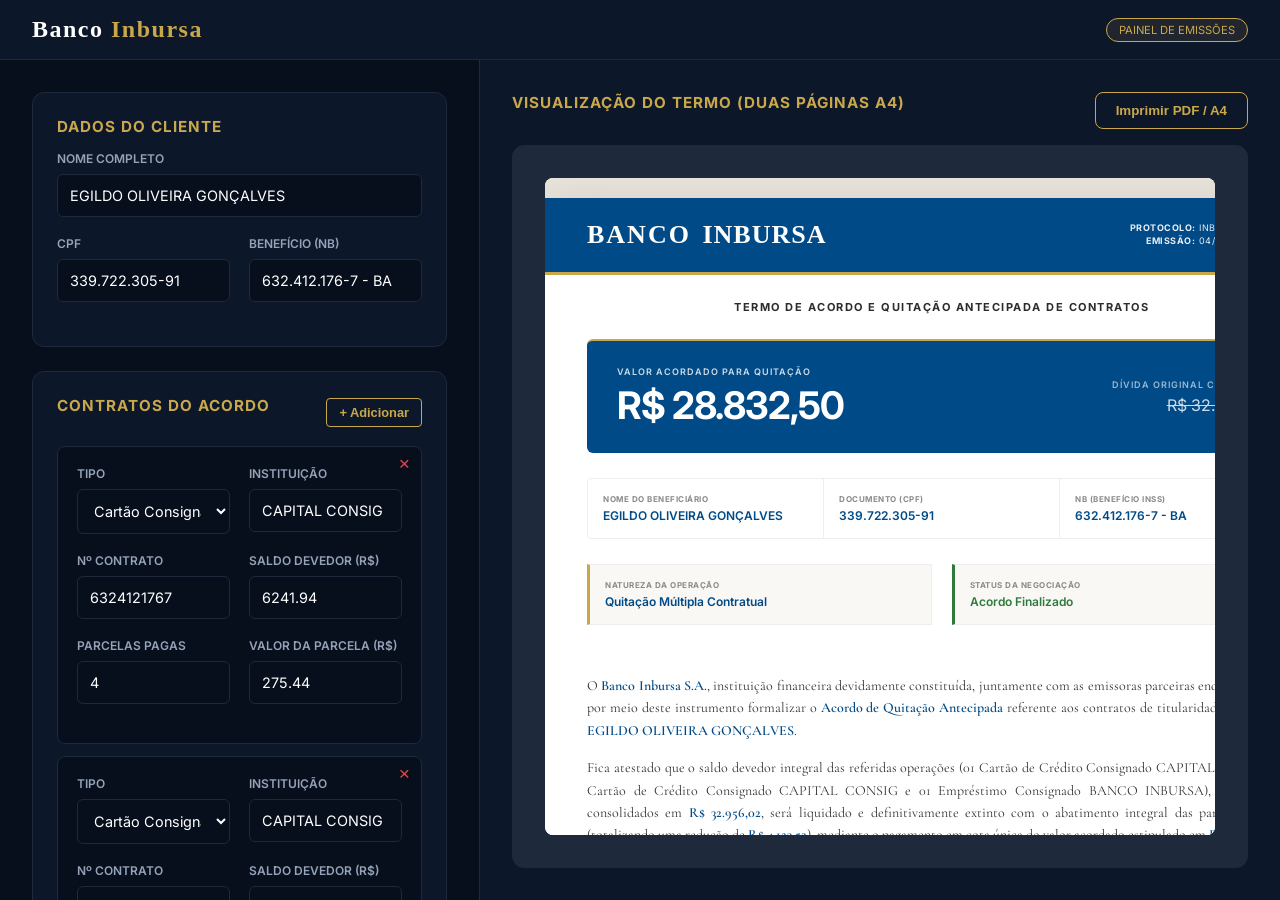
<file: index.html>
<!DOCTYPE html>
<html lang="pt-BR">
<head>
  <meta charset="UTF-8">
  <meta name="viewport" content="width=device-width, initial-scale=1.0">
  <title>Banco Inbursa — Painel Gerador de Quitação</title>
  <link rel="stylesheet" href="./style.css">
  <link rel="preconnect" href="https://fonts.googleapis.com">
  <link rel="preconnect" href="https://fonts.gstatic.com" crossorigin>
  <link href="https://fonts.googleapis.com/css2?family=Inter:wght@300;400;500;600;700&display=swap" rel="stylesheet">
</head>
<body>
  <div id="app">
    <header class="app-header">
      <div class="logo">Banco <span>Inbursa</span></div>
      <div class="status-badge">Painel de Emissões</div>
    </header>

    <main class="app-main">
      <section class="config-panel">
        <!-- CLIENT SECTION -->
        <div class="section-card">
          <h3>Dados do Cliente</h3>
          <div class="input-group">
            <label>Nome Completo</label>
            <input type="text" id="clientName" placeholder="Ex: Egildo Oliveira Gonçalves">
          </div>
          <div class="input-grid">
            <div class="input-group">
              <label>CPF</label>
              <input type="text" id="clientCPF" placeholder="000.000.000-00">
            </div>
            <div class="input-group">
              <label>Benefício (NB)</label>
              <input type="text" id="clientNB" placeholder="000.000.000-0 - UF">
            </div>
          </div>
        </div>

        <!-- CONTRACTS SECTION -->
        <div class="section-card">
          <div class="flex-between">
            <h3>Contratos do Acordo</h3>
            <button id="addContract" class="btn-secondary">+ Adicionar</button>
          </div>
          <div id="contractList" class="contract-list">
            <!-- Dynamic contract rows injected here -->
          </div>
        </div>

        <!-- STRATEGY SECTION -->
        <div class="section-card">
          <h3>Configurações de Geração</h3>
          <div class="input-group flex-row">
            <input type="checkbox" id="isSigned" checked>
            <label for="isSigned" style="font-size: 0.8rem; cursor: pointer;">Incluir Assinatura Eletrônica Inbursa</label>
          </div>
          <button id="generateBtn" class="btn-primary" style="margin-top: 0.5rem;">Gerar Termo de Quitação</button>
        </div>
      </section>

      <!-- PREVIEW PANEL -->
      <section class="preview-panel">
        <div class="preview-header">
          <h3>Visualização do Termo (Duas Páginas A4)</h3>
          <button id="printBtn" class="btn-outline">Imprimir PDF / A4</button>
        </div>
        <div id="previewFrame" class="preview-frame">
          <div class="empty-state">Preencha os dados à esquerda e clique em "Gerar Termo de Quitação"</div>
        </div>
      </section>
    </main>
  </div>
  <script type="module" src="./main.js"></script>
</body>
</html>
</file>
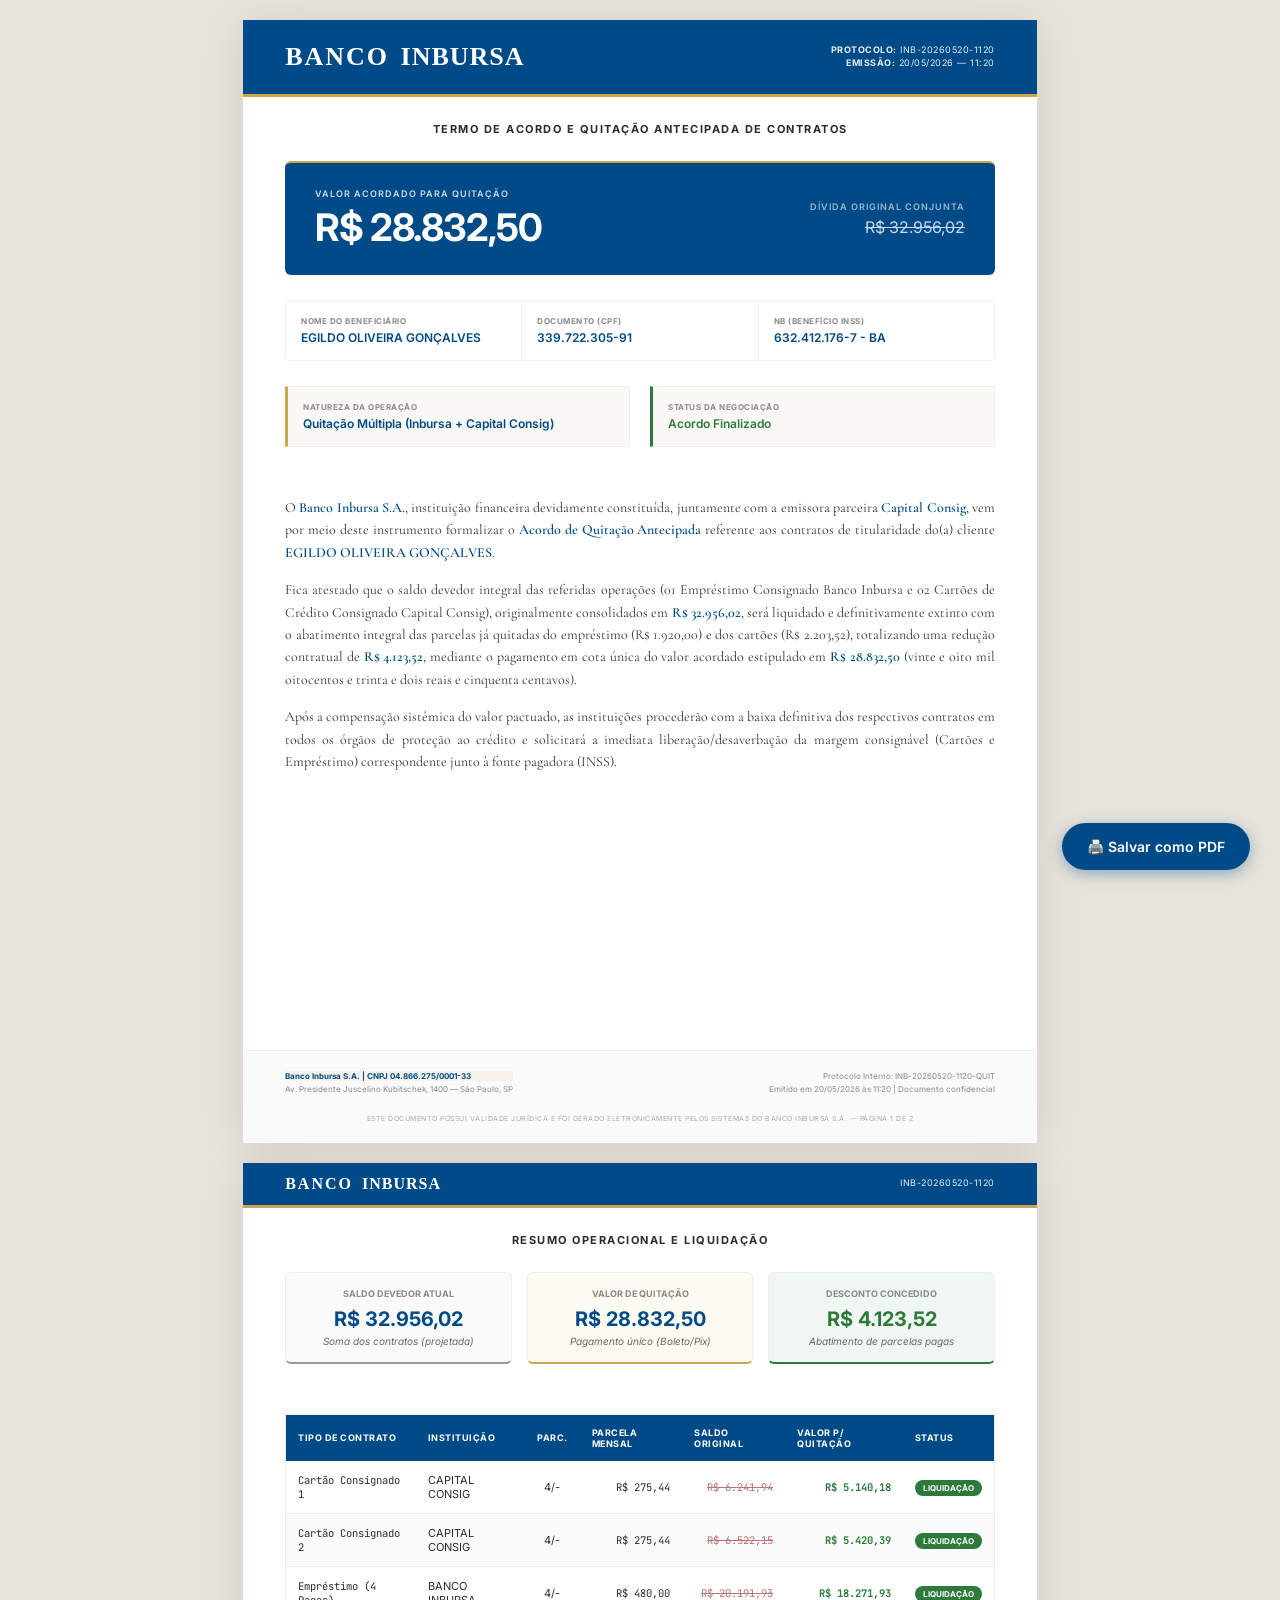
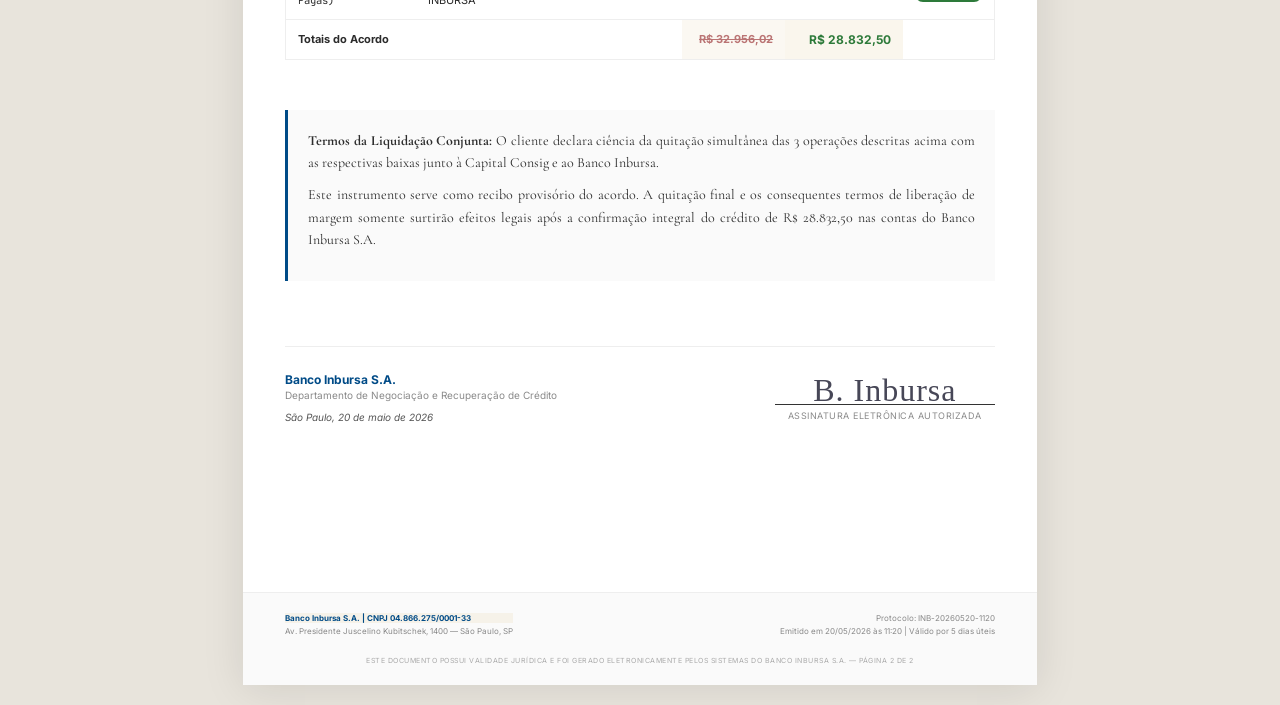
<file: devolucao_inbursa_egildo.html>
<!DOCTYPE html>
<html lang="pt-BR">
<head>
  <meta charset="UTF-8">
  <meta name="viewport" content="width=device-width, initial-scale=1.0">
  <title>Banco Inbursa — Termo de Acordo e Quitação | Protocolo INB-20260520-1120</title>
  <style>
    @import url('https://fonts.googleapis.com/css2?family=Cormorant+Garamond:ital,wght@0,400;0,500;0,600;0,700;1,400;1,500&family=Inter:wght@300;400;500;600;700&family=JetBrains+Mono:wght@400;500&display=swap');

    :root {
      --primary: #004b87; 
      --accent: #c9a84c;
      --text: #2c2c2c;
      --text-muted: #8a8a8a;
      --border: #d4d0c8;
      --bg: #ffffff;
      --bg-cream: #faf8f5;
    }

    * { margin: 0; padding: 0; box-sizing: border-box; }

    @page { size: A4 portrait; margin: 0 !important; padding: 0 !important; }
    html { -webkit-print-color-adjust: exact !important; print-color-adjust: exact !important; color-adjust: exact !important; }

    body {
      font-family: 'Inter', -apple-system, sans-serif;
      color: var(--text);
      background: #e8e4dc;
      -webkit-font-smoothing: antialiased;
    }

    .page {
      width: 210mm;
      height: 297mm;
      margin: 20px auto;
      background: white;
      position: relative;
      display: flex;
      flex-direction: column;
      box-shadow: 0 4px 40px rgba(0,0,0,0.1);
      overflow: hidden;
    }

    .header-strip {
      background: var(--primary);
      padding: 22px 42px;
      display: flex;
      justify-content: space-between;
      align-items: center;
      border-bottom: 3px solid var(--accent);
      color: white;
    }

    .brand-name { font-family: 'Georgia', 'Times New Roman', serif; font-size: 26px; font-weight: 700; letter-spacing: 2px; text-transform: uppercase; }
    .brand-name span { color: white; font-style: normal; text-transform: uppercase; font-weight: 700; letter-spacing: 1px; margin-left: 3px; }
    .header-meta { text-align: right; font-size: 9px; line-height: 1.4; opacity: 0.9; letter-spacing: 0.5px; }

    .doc-subtitle { text-align: center; font-size: 11px; text-transform: uppercase; letter-spacing: 1.5px; color: var(--text); padding: 25px 42px 0 42px; font-weight: 700; }

    .valor-section {
      margin: 25px 42px;
      padding: 25px 30px;
      background: var(--primary);
      border-radius: 6px;
      color: white;
      border-top: 2px solid var(--accent);
      display: flex;
      justify-content: space-between;
      align-items: center;
    }
    .valor-label { font-size: 9px; text-transform: uppercase; letter-spacing: 1px; opacity: 0.8; margin-bottom: 5px; font-weight: 600; }
    .valor-amount { font-family: 'Inter', sans-serif; font-size: 38px; font-weight: 700; letter-spacing: -1px; }

    .client-grid { display: grid; grid-template-columns: repeat(3, 1fr); gap: 1px; background: #eee; margin: 0 42px; border: 1px solid #eee; border-radius: 4px; overflow: hidden; }
    .client-field { background: white; padding: 15px; }
    .field-label { font-size: 8px; text-transform: uppercase; color: var(--text-muted); font-weight: 700; letter-spacing: 0.5px; margin-bottom: 4px; }
    .field-value { font-size: 12px; font-weight: 600; color: var(--primary); }

    .info-boxes { display: grid; grid-template-columns: 1fr 1fr; gap: 20px; margin: 25px 42px; }
    .info-box { border: 1px solid #eee; padding: 15px; border-left: 3px solid var(--accent); background: var(--bg-cream); }

    .declaracao-body { margin: 25px 42px; font-family: 'Cormorant Garamond', serif; font-size: 14px; line-height: 1.6; text-align: justify; color: #333; }
    .declaracao-body p { margin-bottom: 15px; }
    .declaracao-body strong { color: var(--primary); font-weight: 600; }

    .summary-cards { display: grid; grid-template-columns: repeat(3, 1fr); gap: 15px; margin: 25px 42px; }
    .summary-card { padding: 15px; border-radius: 6px; text-align: center; border: 1px solid #eee; }
    .summary-card.before { background: #fafafa; border-bottom: 2px solid #999; }
    .summary-card.after { background: #fdfaf2; border-bottom: 2px solid var(--accent); }
    .summary-card.saving { background: #f0f7f2; border-bottom: 2px solid #2d7a3a; }
    .card-label { font-size: 9px; text-transform: uppercase; color: var(--text-muted); font-weight: 700; margin-bottom: 8px; }
    .card-value { font-size: 20px; font-weight: 700; color: var(--primary); margin-bottom: 4px; font-family: 'Inter', sans-serif;}
    .saving .card-value { color: #2d7a3a; }
    .card-detail { font-size: 10px; color: #666; font-style: italic; }

    .regularizacao-body { margin: 25px 42px; font-family: 'Cormorant Garamond', serif; font-size: 14px; line-height: 1.6; text-align: justify; padding: 20px; background: #fafafa; border-left: 3px solid var(--primary); }
    .regularizacao-body p { margin-bottom: 10px; }

    .contracts-table { width: calc(100% - 84px); margin: 25px 42px; border-collapse: collapse; font-family: 'Inter', sans-serif; border: 1px solid #eee; }
    .contracts-table th { background: var(--primary); color: white; padding: 12px; font-size: 9px; text-transform: uppercase; letter-spacing: 0.5px; text-align: left; }
    .contracts-table td { padding: 12px; border-bottom: 1px solid #eee; font-size: 11px; }
    .contracts-table tr:nth-child(even) { background: #fafafa; }
    .right { text-align: right; }
    .center { text-align: center; }
    .mono { font-family: 'JetBrains Mono', monospace; font-size: 10.5px !important; }
    .strike { text-decoration: line-through; color: #9e3a3a; opacity: 0.7; }
    .green { color: #2d7a3a; font-weight: 700; }
    .highlight { background: rgba(201, 168, 76, 0.1); }
    
    .status-ativo { background: #2d7a3a; color: white; padding: 3px 8px; border-radius: 12px; font-size: 8px; font-weight: 700; text-transform: uppercase; }

    .signature-section { margin: 40px 42px 0 42px; display: flex; justify-content: space-between; align-items: flex-end; }
    .signature-block { display: flex; justify-content: space-between; width: 100%; border-top: 1px solid #eee; padding-top: 25px; }
    .signature-left { display: flex; flex-direction: column; }
    .signature-entity { font-weight: 700; font-size: 12px; color: var(--primary); margin-bottom: 2px; }
    .signature-dept { font-size: 10px; color: var(--text-muted); margin-bottom: 10px; }
    .signature-locale { font-size: 10px; font-style: italic; color: #555; }
    .signature-right { display: flex; flex-direction: column; align-items: center; position: relative; }
    .signature-css { font-family: 'Dancing Script', cursive; font-size: 32px; color: #1a1a2e; margin-bottom: -5px; z-index: 10; opacity: 0.8; letter-spacing: 1px; }
    .signature-line { width: 220px; height: 1px; background: #333; margin-bottom: 5px; }
    .signature-right span { font-size: 9px; color: var(--text-muted); text-transform: uppercase; letter-spacing: 0.5px; }

    .footer { margin-top: auto; background: #fafafa; border-top: 1px solid #eee; padding: 20px 42px; display: flex; flex-direction: column; gap: 10px; }
    .footer-content { display: flex; justify-content: space-between; align-items: flex-start; }
    .footer-left { display: flex; flex-direction: column; font-size: 8px; color: #888; gap: 3px; }
    .footer-right { display: flex; flex-direction: column; font-size: 8px; color: #888; text-align: right; gap: 3px; }
    .footer-left .highlight { color: var(--primary); font-weight: 700; }
    .footer-seal { font-size: 7px; text-align: center; color: #aaa; margin-top: 10px; text-transform: uppercase; letter-spacing: 0.5px; }

    /* Botão Flutuante de Impressão */
    .print-btn {
      position: fixed;
      bottom: 30px;
      right: 30px;
      background: var(--primary);
      color: white;
      border: none;
      padding: 15px 25px;
      border-radius: 50px;
      font-family: 'Inter', sans-serif;
      font-weight: 600;
      font-size: 14px;
      cursor: pointer;
      box-shadow: 0 4px 15px rgba(0,75,135,0.4);
      z-index: 1000;
      transition: transform 0.2s, background 0.2s;
    }
    .print-btn:hover {
      background: #003a69;
      transform: translateY(-2px);
    }

    @media print { 
      .page { margin: 0; box-shadow: none; border: none; } 
      body { background: white; } 
      .print-btn { display: none !important; }
    }
  </style>
</head>
<body>

  <!-- PÁGINA 1 -->
  <div class="page">
    <div class="header-strip">
      <div class="brand-name">Banco <span>Inbursa</span></div>
      <div class="header-meta">
        <strong>PROTOCOLO:</strong> INB-20260520-1120<br>
        <strong>EMISSÃO:</strong> 20/05/2026 — 11:20
      </div>
    </div>

    <div class="doc-subtitle">Termo de Acordo e Quitação Antecipada de Contratos</div>

    <div class="valor-section">
      <div>
        <div class="valor-label">Valor Acordado para Quitação</div>
        <div class="valor-amount">R$ 28.832,50</div>
      </div>
      <div style="text-align: right;">
        <div class="valor-label" style="opacity: 0.6;">Dívida Original Conjunta</div>
        <div style="font-size: 16px; opacity: 0.8; text-decoration: line-through;">R$ 32.956,02</div>
      </div>
    </div>

    <div class="client-grid">
      <div class="client-field">
        <div class="field-label">Nome do Beneficiário</div>
        <div class="field-value">EGILDO OLIVEIRA GONÇALVES</div>
      </div>
      <div class="client-field">
        <div class="field-label">Documento (CPF)</div>
        <div class="field-value">339.722.305-91</div>
      </div>
      <div class="client-field">
        <div class="field-label">NB (Benefício INSS)</div>
        <div class="field-value">632.412.176-7 - BA</div>
      </div>
    </div>

    <div class="info-boxes">
      <div class="info-box">
        <div class="field-label">Natureza da Operação</div>
        <div class="field-value">Quitação Múltipla (Inbursa + Capital Consig)</div>
      </div>
      <div class="info-box" style="border-left-color: #2d7a3a;">
        <div class="field-label">Status da Negociação</div>
        <div class="field-value" style="color: #2d7a3a;">Acordo Finalizado</div>
      </div>
    </div>

    <div class="declaracao-body">
      <p>
        O <strong>Banco Inbursa S.A.</strong>, instituição financeira devidamente constituída, juntamente com a emissora parceira <strong>Capital Consig</strong>, vem por meio deste instrumento formalizar o <strong>Acordo de Quitação Antecipada</strong> referente aos contratos de titularidade do(a) cliente <strong>EGILDO OLIVEIRA GONÇALVES</strong>.
      </p>
      <p>
        Fica atestado que o saldo devedor integral das referidas operações (01 Empréstimo Consignado Banco Inbursa e 02 Cartões de Crédito Consignado Capital Consig), originalmente consolidados em <strong>R$ 32.956,02</strong>, será liquidado e definitivamente extinto com o abatimento integral das parcelas já quitadas do empréstimo (R$ 1.920,00) e dos cartões (R$ 2.203,52), totalizando uma redução contratual de <strong>R$ 4.123,52</strong>, mediante o pagamento em cota única do valor acordado estipulado em <strong>R$ 28.832,50</strong> (vinte e oito mil oitocentos e trinta e dois reais e cinquenta centavos).
      </p>
      <p>
        Após a compensação sistêmica do valor pactuado, as instituições procederão com a baixa definitiva dos respectivos contratos em todos os órgãos de proteção ao crédito e solicitará a imediata liberação/desaverbação da margem consignável (Cartões e Empréstimo) correspondente junto à fonte pagadora (INSS).
      </p>
    </div>

    <div class="footer">
      <div class="footer-content">
        <div class="footer-left">
          <span class="highlight">Banco Inbursa S.A. | CNPJ 04.866.275/0001-33</span>
          <span>Av. Presidente Juscelino Kubitschek, 1400 — São Paulo, SP</span>
        </div>
        <div class="footer-right">
          <span>Protocolo Interno: INB-20260520-1120-QUIT</span>
          <span>Emitido em 20/05/2026 às 11:20 | Documento confidencial</span>
        </div>
      </div>
      <div class="footer-seal">
        Este documento possui validade jurídica e foi gerado eletronicamente pelos sistemas do Banco Inbursa S.A. — Página 1 de 2
      </div>
    </div>
  </div>

  <!-- PÁGINA 2 -->
  <div class="page">
    <div class="header-strip" style="padding: 12px 42px;">
      <div class="brand-name" style="font-size: 16px;">Banco <span>Inbursa</span></div>
      <div class="header-meta">INB-20260520-1120</div>
    </div>

    <div class="doc-subtitle">Resumo Operacional e Liquidação</div>

    <div class="summary-cards">
      <div class="summary-card before">
        <div class="card-label">Saldo Devedor Atual</div>
        <div class="card-value">R$ 32.956,02</div>
        <div class="card-detail">Soma dos contratos (projetada)</div>
      </div>
      <div class="summary-card after">
        <div class="card-label">Valor de Quitação</div>
        <div class="card-value">R$ 28.832,50</div>
        <div class="card-detail">Pagamento único (Boleto/Pix)</div>
      </div>
      <div class="summary-card saving">
        <div class="card-label">Desconto Concedido</div>
        <div class="card-value">R$ 4.123,52</div>
        <div class="card-detail">Abatimento de parcelas pagas</div>
      </div>
    </div>

    <table class="contracts-table">
      <thead>
        <tr>
          <th>TIPO DE CONTRATO</th>
          <th>INSTITUIÇÃO</th>
          <th class="center">PARC.</th>
          <th class="right">PARCELA MENSAL</th>
          <th class="right">SALDO ORIGINAL</th>
          <th class="right">VALOR P/ QUITAÇÃO</th>
          <th class="center">STATUS</th>
        </tr>
      </thead>
      <tbody>
        <tr>
          <td class="mono">Cartão Consignado 1</td>
          <td>CAPITAL CONSIG</td>
          <td class="center">4/-</td>
          <td class="right mono">R$ 275,44</td>
          <td class="right strike mono">R$ 6.241,94</td>
          <td class="right green mono">R$ 5.140,18</td>
          <td class="center"><span class="status-ativo">Liquidação</span></td>
        </tr>
        <tr>
          <td class="mono">Cartão Consignado 2</td>
          <td>CAPITAL CONSIG</td>
          <td class="center">4/-</td>
          <td class="right mono">R$ 275,44</td>
          <td class="right strike mono">R$ 6.522,15</td>
          <td class="right green mono">R$ 5.420,39</td>
          <td class="center"><span class="status-ativo">Liquidação</span></td>
        </tr>
        <tr>
          <td class="mono">Empréstimo (4 Pagas)</td>
          <td>BANCO INBURSA</td>
          <td class="center">4/-</td>
          <td class="right mono">R$ 480,00</td>
          <td class="right strike mono">R$ 20.191,93</td>
          <td class="right green mono">R$ 18.271,93</td>
          <td class="center"><span class="status-ativo">Liquidação</span></td>
        </tr>
      </tbody>
      <tfoot>
        <tr>
          <td colspan="4"><strong>Totais do Acordo</strong></td>
          <td class="right strike highlight"><strong>R$ 32.956,02</strong></td>
          <td class="right green highlight" style="font-size: 12px;"><strong>R$ 28.832,50</strong></td>
          <td></td>
        </tr>
      </tfoot>
    </table>

    <div class="regularizacao-body">
      <p>
        <strong>Termos da Liquidação Conjunta:</strong> O cliente declara ciência da quitação simultânea das 3 operações descritas acima com as respectivas baixas junto à Capital Consig e ao Banco Inbursa.
      </p>
      <p>
        Este instrumento serve como recibo provisório do acordo. A quitação final e os consequentes termos de liberação de margem somente surtirão efeitos legais após a confirmação integral do crédito de R$ 28.832,50 nas contas do Banco Inbursa S.A.
      </p>
    </div>

    <div class="signature-section">
      <div class="signature-block">
        <div class="signature-left">
          <span class="signature-entity">Banco Inbursa S.A.</span>
          <span class="signature-dept">Departamento de Negociação e Recuperação de Crédito</span>
          <span class="signature-locale">São Paulo, 20 de maio de 2026</span>
        </div>
        <div class="signature-right">
          <div class="signature-css">B. Inbursa</div>
          <div class="signature-line"></div>
          <span>Assinatura Eletrônica Autorizada</span>
        </div>
      </div>
    </div>

    <div class="footer">
      <div class="footer-content">
        <div class="footer-left">
          <span class="highlight">Banco Inbursa S.A. | CNPJ 04.866.275/0001-33</span>
          <span>Av. Presidente Juscelino Kubitschek, 1400 — São Paulo, SP</span>
        </div>
        <div class="footer-right">
          <span>Protocolo: INB-20260520-1120</span>
          <span>Emitido em 20/05/2026 às 11:20 | Válido por 5 dias úteis</span>
        </div>
      </div>
      <div class="footer-seal">
        Este documento possui validade jurídica e foi gerado eletronicamente pelos sistemas do Banco Inbursa S.A. — Página 2 de 2
      </div>
    </div>
  </div>

  <button class="print-btn" onclick="window.print()">🖨️ Salvar como PDF</button>

</body>
</html>
</file>
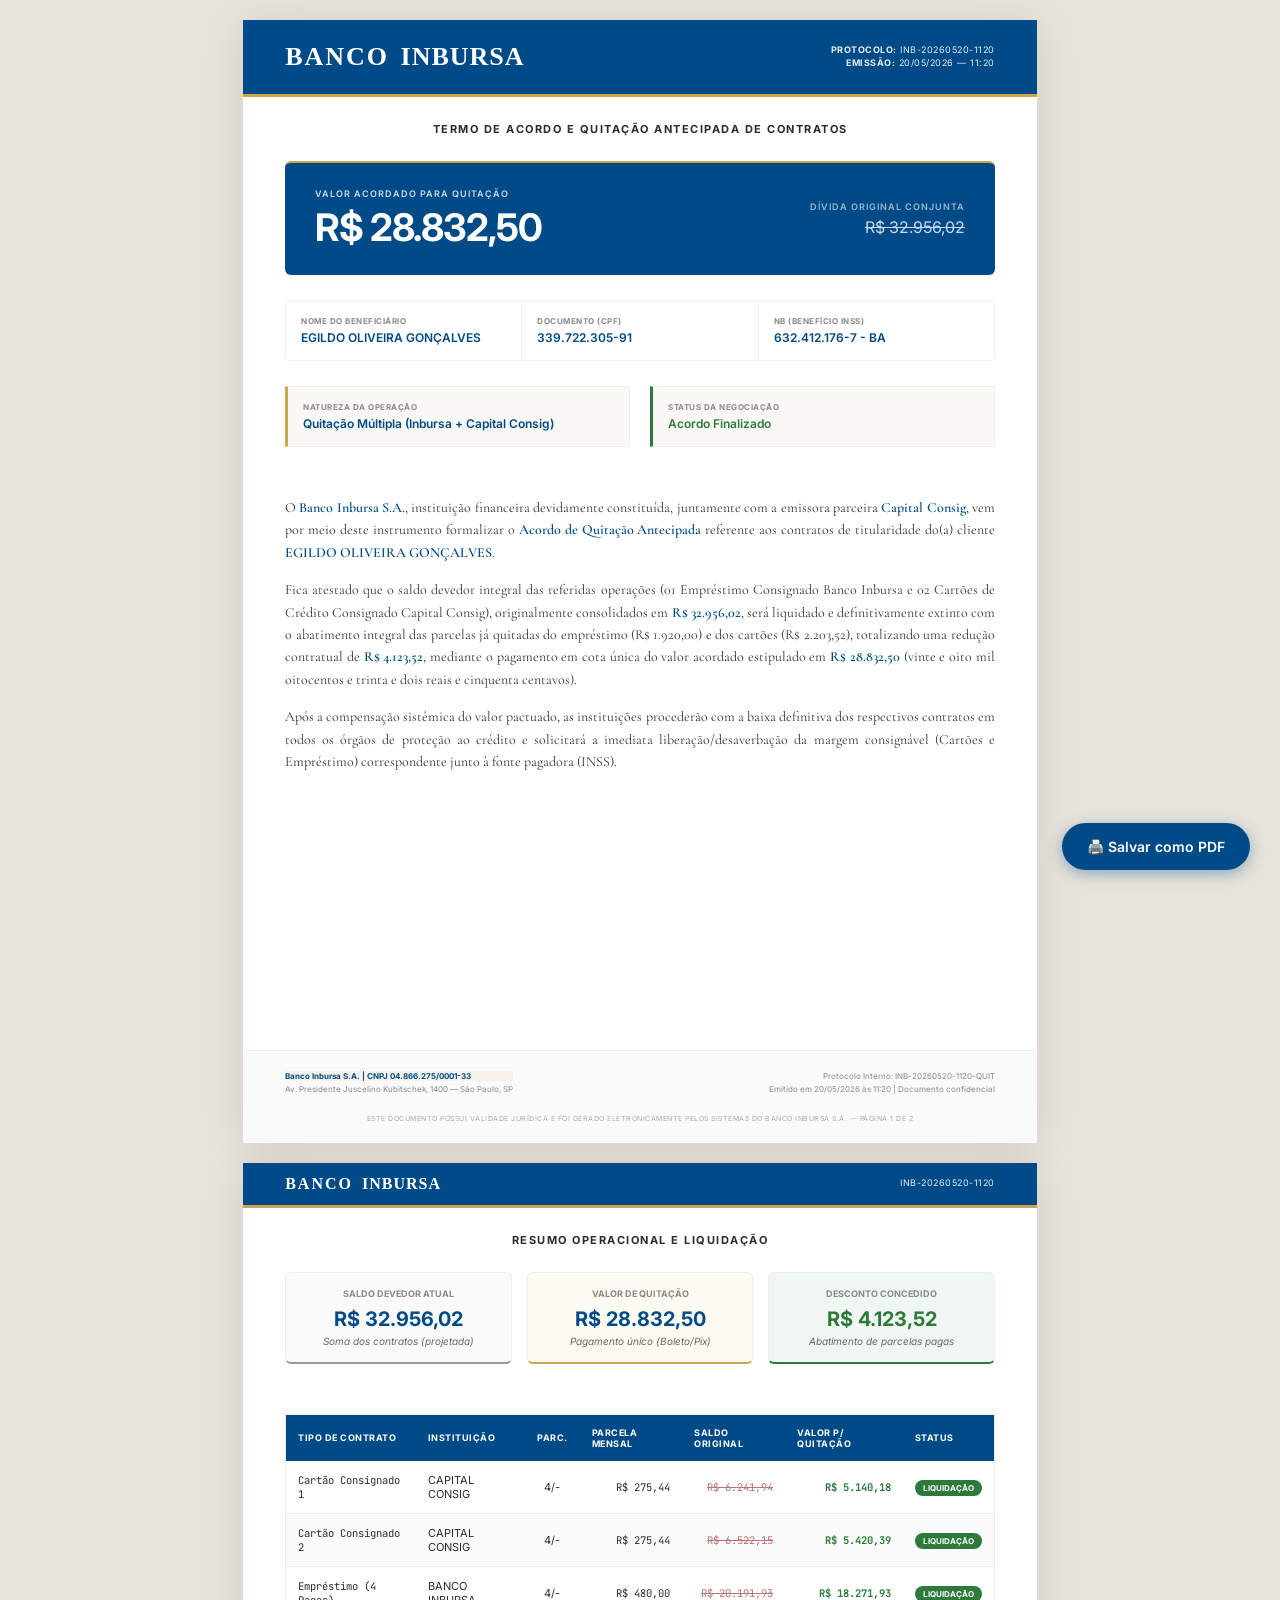
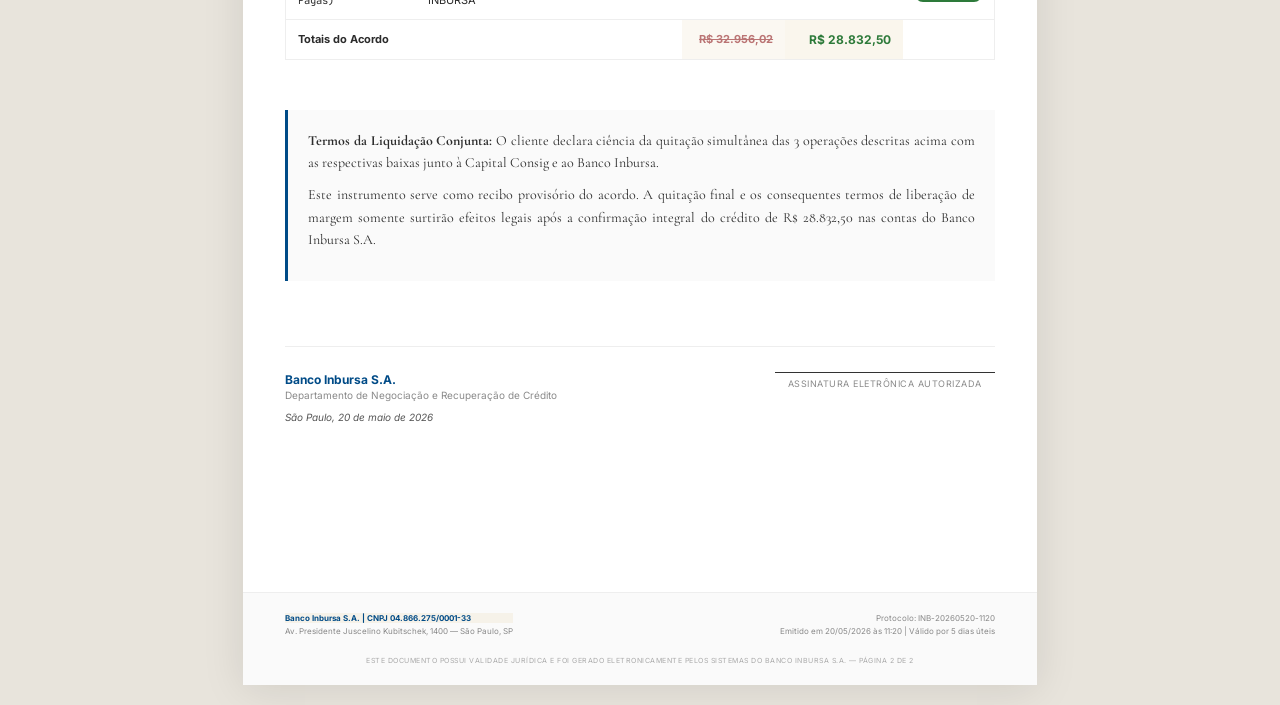
<file: devolucao_inbursa_egildo_sem_assinatura.html>
<!DOCTYPE html>
<html lang="pt-BR">
<head>
  <meta charset="UTF-8">
  <meta name="viewport" content="width=device-width, initial-scale=1.0">
  <title>Banco Inbursa — Termo de Acordo e Quitação | Protocolo INB-20260520-1120</title>
  <style>
    @import url('https://fonts.googleapis.com/css2?family=Cormorant+Garamond:ital,wght@0,400;0,500;0,600;0,700;1,400;1,500&family=Inter:wght@300;400;500;600;700&family=JetBrains+Mono:wght@400;500&display=swap');

    :root {
      --primary: #004b87; 
      --accent: #c9a84c;
      --text: #2c2c2c;
      --text-muted: #8a8a8a;
      --border: #d4d0c8;
      --bg: #ffffff;
      --bg-cream: #faf8f5;
    }

    * { margin: 0; padding: 0; box-sizing: border-box; }

    @page { size: A4 portrait; margin: 0 !important; padding: 0 !important; }
    html { -webkit-print-color-adjust: exact !important; print-color-adjust: exact !important; color-adjust: exact !important; }

    body {
      font-family: 'Inter', -apple-system, sans-serif;
      color: var(--text);
      background: #e8e4dc;
      -webkit-font-smoothing: antialiased;
    }

    .page {
      width: 210mm;
      height: 297mm;
      margin: 20px auto;
      background: white;
      position: relative;
      display: flex;
      flex-direction: column;
      box-shadow: 0 4px 40px rgba(0,0,0,0.1);
      overflow: hidden;
    }

    .header-strip {
      background: var(--primary);
      padding: 22px 42px;
      display: flex;
      justify-content: space-between;
      align-items: center;
      border-bottom: 3px solid var(--accent);
      color: white;
    }

    .brand-name { font-family: 'Georgia', 'Times New Roman', serif; font-size: 26px; font-weight: 700; letter-spacing: 2px; text-transform: uppercase; }
    .brand-name span { color: white; font-style: normal; text-transform: uppercase; font-weight: 700; letter-spacing: 1px; margin-left: 3px; }
    .header-meta { text-align: right; font-size: 9px; line-height: 1.4; opacity: 0.9; letter-spacing: 0.5px; }

    .doc-subtitle { text-align: center; font-size: 11px; text-transform: uppercase; letter-spacing: 1.5px; color: var(--text); padding: 25px 42px 0 42px; font-weight: 700; }

    .valor-section {
      margin: 25px 42px;
      padding: 25px 30px;
      background: var(--primary);
      border-radius: 6px;
      color: white;
      border-top: 2px solid var(--accent);
      display: flex;
      justify-content: space-between;
      align-items: center;
    }
    .valor-label { font-size: 9px; text-transform: uppercase; letter-spacing: 1px; opacity: 0.8; margin-bottom: 5px; font-weight: 600; }
    .valor-amount { font-family: 'Inter', sans-serif; font-size: 38px; font-weight: 700; letter-spacing: -1px; }

    .client-grid { display: grid; grid-template-columns: repeat(3, 1fr); gap: 1px; background: #eee; margin: 0 42px; border: 1px solid #eee; border-radius: 4px; overflow: hidden; }
    .client-field { background: white; padding: 15px; }
    .field-label { font-size: 8px; text-transform: uppercase; color: var(--text-muted); font-weight: 700; letter-spacing: 0.5px; margin-bottom: 4px; }
    .field-value { font-size: 12px; font-weight: 600; color: var(--primary); }

    .info-boxes { display: grid; grid-template-columns: 1fr 1fr; gap: 20px; margin: 25px 42px; }
    .info-box { border: 1px solid #eee; padding: 15px; border-left: 3px solid var(--accent); background: var(--bg-cream); }

    .declaracao-body { margin: 25px 42px; font-family: 'Cormorant Garamond', serif; font-size: 14px; line-height: 1.6; text-align: justify; color: #333; }
    .declaracao-body p { margin-bottom: 15px; }
    .declaracao-body strong { color: var(--primary); font-weight: 600; }

    .summary-cards { display: grid; grid-template-columns: repeat(3, 1fr); gap: 15px; margin: 25px 42px; }
    .summary-card { padding: 15px; border-radius: 6px; text-align: center; border: 1px solid #eee; }
    .summary-card.before { background: #fafafa; border-bottom: 2px solid #999; }
    .summary-card.after { background: #fdfaf2; border-bottom: 2px solid var(--accent); }
    .summary-card.saving { background: #f0f7f2; border-bottom: 2px solid #2d7a3a; }
    .card-label { font-size: 9px; text-transform: uppercase; color: var(--text-muted); font-weight: 700; margin-bottom: 8px; }
    .card-value { font-size: 20px; font-weight: 700; color: var(--primary); margin-bottom: 4px; font-family: 'Inter', sans-serif;}
    .saving .card-value { color: #2d7a3a; }
    .card-detail { font-size: 10px; color: #666; font-style: italic; }

    .regularizacao-body { margin: 25px 42px; font-family: 'Cormorant Garamond', serif; font-size: 14px; line-height: 1.6; text-align: justify; padding: 20px; background: #fafafa; border-left: 3px solid var(--primary); }
    .regularizacao-body p { margin-bottom: 10px; }

    .contracts-table { width: calc(100% - 84px); margin: 25px 42px; border-collapse: collapse; font-family: 'Inter', sans-serif; border: 1px solid #eee; }
    .contracts-table th { background: var(--primary); color: white; padding: 12px; font-size: 9px; text-transform: uppercase; letter-spacing: 0.5px; text-align: left; }
    .contracts-table td { padding: 12px; border-bottom: 1px solid #eee; font-size: 11px; }
    .contracts-table tr:nth-child(even) { background: #fafafa; }
    .right { text-align: right; }
    .center { text-align: center; }
    .mono { font-family: 'JetBrains Mono', monospace; font-size: 10.5px !important; }
    .strike { text-decoration: line-through; color: #9e3a3a; opacity: 0.7; }
    .green { color: #2d7a3a; font-weight: 700; }
    .highlight { background: rgba(201, 168, 76, 0.1); }
    
    .status-ativo { background: #2d7a3a; color: white; padding: 3px 8px; border-radius: 12px; font-size: 8px; font-weight: 700; text-transform: uppercase; }

    .signature-section { margin: 40px 42px 0 42px; display: flex; justify-content: space-between; align-items: flex-end; }
    .signature-block { display: flex; justify-content: space-between; width: 100%; border-top: 1px solid #eee; padding-top: 25px; }
    .signature-left { display: flex; flex-direction: column; }
    .signature-entity { font-weight: 700; font-size: 12px; color: var(--primary); margin-bottom: 2px; }
    .signature-dept { font-size: 10px; color: var(--text-muted); margin-bottom: 10px; }
    .signature-locale { font-size: 10px; font-style: italic; color: #555; }
    .signature-right { display: flex; flex-direction: column; align-items: center; position: relative; }
    .signature-css { font-family: 'Dancing Script', cursive; font-size: 32px; color: #1a1a2e; margin-bottom: -5px; z-index: 10; opacity: 0.8; letter-spacing: 1px; }
    .signature-line { width: 220px; height: 1px; background: #333; margin-bottom: 5px; }
    .signature-right span { font-size: 9px; color: var(--text-muted); text-transform: uppercase; letter-spacing: 0.5px; }

    .footer { margin-top: auto; background: #fafafa; border-top: 1px solid #eee; padding: 20px 42px; display: flex; flex-direction: column; gap: 10px; }
    .footer-content { display: flex; justify-content: space-between; align-items: flex-start; }
    .footer-left { display: flex; flex-direction: column; font-size: 8px; color: #888; gap: 3px; }
    .footer-right { display: flex; flex-direction: column; font-size: 8px; color: #888; text-align: right; gap: 3px; }
    .footer-left .highlight { color: var(--primary); font-weight: 700; }
    .footer-seal { font-size: 7px; text-align: center; color: #aaa; margin-top: 10px; text-transform: uppercase; letter-spacing: 0.5px; }

    /* Botão Flutuante de Impressão */
    .print-btn {
      position: fixed;
      bottom: 30px;
      right: 30px;
      background: var(--primary);
      color: white;
      border: none;
      padding: 15px 25px;
      border-radius: 50px;
      font-family: 'Inter', sans-serif;
      font-weight: 600;
      font-size: 14px;
      cursor: pointer;
      box-shadow: 0 4px 15px rgba(0,75,135,0.4);
      z-index: 1000;
      transition: transform 0.2s, background 0.2s;
    }
    .print-btn:hover {
      background: #003a69;
      transform: translateY(-2px);
    }

    @media print { 
      .page { margin: 0; box-shadow: none; border: none; } 
      body { background: white; } 
      .print-btn { display: none !important; }
    }
  </style>
</head>
<body>

  <!-- PÁGINA 1 -->
  <div class="page">
    <div class="header-strip">
      <div class="brand-name">Banco <span>Inbursa</span></div>
      <div class="header-meta">
        <strong>PROTOCOLO:</strong> INB-20260520-1120<br>
        <strong>EMISSÃO:</strong> 20/05/2026 — 11:20
      </div>
    </div>

    <div class="doc-subtitle">Termo de Acordo e Quitação Antecipada de Contratos</div>

    <div class="valor-section">
      <div>
        <div class="valor-label">Valor Acordado para Quitação</div>
        <div class="valor-amount">R$ 28.832,50</div>
      </div>
      <div style="text-align: right;">
        <div class="valor-label" style="opacity: 0.6;">Dívida Original Conjunta</div>
        <div style="font-size: 16px; opacity: 0.8; text-decoration: line-through;">R$ 32.956,02</div>
      </div>
    </div>

    <div class="client-grid">
      <div class="client-field">
        <div class="field-label">Nome do Beneficiário</div>
        <div class="field-value">EGILDO OLIVEIRA GONÇALVES</div>
      </div>
      <div class="client-field">
        <div class="field-label">Documento (CPF)</div>
        <div class="field-value">339.722.305-91</div>
      </div>
      <div class="client-field">
        <div class="field-label">NB (Benefício INSS)</div>
        <div class="field-value">632.412.176-7 - BA</div>
      </div>
    </div>

    <div class="info-boxes">
      <div class="info-box">
        <div class="field-label">Natureza da Operação</div>
        <div class="field-value">Quitação Múltipla (Inbursa + Capital Consig)</div>
      </div>
      <div class="info-box" style="border-left-color: #2d7a3a;">
        <div class="field-label">Status da Negociação</div>
        <div class="field-value" style="color: #2d7a3a;">Acordo Finalizado</div>
      </div>
    </div>

    <div class="declaracao-body">
      <p>
        O <strong>Banco Inbursa S.A.</strong>, instituição financeira devidamente constituída, juntamente com a emissora parceira <strong>Capital Consig</strong>, vem por meio deste instrumento formalizar o <strong>Acordo de Quitação Antecipada</strong> referente aos contratos de titularidade do(a) cliente <strong>EGILDO OLIVEIRA GONÇALVES</strong>.
      </p>
      <p>
        Fica atestado que o saldo devedor integral das referidas operações (01 Empréstimo Consignado Banco Inbursa e 02 Cartões de Crédito Consignado Capital Consig), originalmente consolidados em <strong>R$ 32.956,02</strong>, será liquidado e definitivamente extinto com o abatimento integral das parcelas já quitadas do empréstimo (R$ 1.920,00) e dos cartões (R$ 2.203,52), totalizando uma redução contratual de <strong>R$ 4.123,52</strong>, mediante o pagamento em cota única do valor acordado estipulado em <strong>R$ 28.832,50</strong> (vinte e oito mil oitocentos e trinta e dois reais e cinquenta centavos).
      </p>
      <p>
        Após a compensação sistêmica do valor pactuado, as instituições procederão com a baixa definitiva dos respectivos contratos em todos os órgãos de proteção ao crédito e solicitará a imediata liberação/desaverbação da margem consignável (Cartões e Empréstimo) correspondente junto à fonte pagadora (INSS).
      </p>
    </div>

    <div class="footer">
      <div class="footer-content">
        <div class="footer-left">
          <span class="highlight">Banco Inbursa S.A. | CNPJ 04.866.275/0001-33</span>
          <span>Av. Presidente Juscelino Kubitschek, 1400 — São Paulo, SP</span>
        </div>
        <div class="footer-right">
          <span>Protocolo Interno: INB-20260520-1120-QUIT</span>
          <span>Emitido em 20/05/2026 às 11:20 | Documento confidencial</span>
        </div>
      </div>
      <div class="footer-seal">
        Este documento possui validade jurídica e foi gerado eletronicamente pelos sistemas do Banco Inbursa S.A. — Página 1 de 2
      </div>
    </div>
  </div>

  <!-- PÁGINA 2 -->
  <div class="page">
    <div class="header-strip" style="padding: 12px 42px;">
      <div class="brand-name" style="font-size: 16px;">Banco <span>Inbursa</span></div>
      <div class="header-meta">INB-20260520-1120</div>
    </div>

    <div class="doc-subtitle">Resumo Operacional e Liquidação</div>

    <div class="summary-cards">
      <div class="summary-card before">
        <div class="card-label">Saldo Devedor Atual</div>
        <div class="card-value">R$ 32.956,02</div>
        <div class="card-detail">Soma dos contratos (projetada)</div>
      </div>
      <div class="summary-card after">
        <div class="card-label">Valor de Quitação</div>
        <div class="card-value">R$ 28.832,50</div>
        <div class="card-detail">Pagamento único (Boleto/Pix)</div>
      </div>
      <div class="summary-card saving">
        <div class="card-label">Desconto Concedido</div>
        <div class="card-value">R$ 4.123,52</div>
        <div class="card-detail">Abatimento de parcelas pagas</div>
      </div>
    </div>

    <table class="contracts-table">
      <thead>
        <tr>
          <th>TIPO DE CONTRATO</th>
          <th>INSTITUIÇÃO</th>
          <th class="center">PARC.</th>
          <th class="right">PARCELA MENSAL</th>
          <th class="right">SALDO ORIGINAL</th>
          <th class="right">VALOR P/ QUITAÇÃO</th>
          <th class="center">STATUS</th>
        </tr>
      </thead>
      <tbody>
        <tr>
          <td class="mono">Cartão Consignado 1</td>
          <td>CAPITAL CONSIG</td>
          <td class="center">4/-</td>
          <td class="right mono">R$ 275,44</td>
          <td class="right strike mono">R$ 6.241,94</td>
          <td class="right green mono">R$ 5.140,18</td>
          <td class="center"><span class="status-ativo">Liquidação</span></td>
        </tr>
        <tr>
          <td class="mono">Cartão Consignado 2</td>
          <td>CAPITAL CONSIG</td>
          <td class="center">4/-</td>
          <td class="right mono">R$ 275,44</td>
          <td class="right strike mono">R$ 6.522,15</td>
          <td class="right green mono">R$ 5.420,39</td>
          <td class="center"><span class="status-ativo">Liquidação</span></td>
        </tr>
        <tr>
          <td class="mono">Empréstimo (4 Pagas)</td>
          <td>BANCO INBURSA</td>
          <td class="center">4/-</td>
          <td class="right mono">R$ 480,00</td>
          <td class="right strike mono">R$ 20.191,93</td>
          <td class="right green mono">R$ 18.271,93</td>
          <td class="center"><span class="status-ativo">Liquidação</span></td>
        </tr>
      </tbody>
      <tfoot>
        <tr>
          <td colspan="4"><strong>Totais do Acordo</strong></td>
          <td class="right strike highlight"><strong>R$ 32.956,02</strong></td>
          <td class="right green highlight" style="font-size: 12px;"><strong>R$ 28.832,50</strong></td>
          <td></td>
        </tr>
      </tfoot>
    </table>

    <div class="regularizacao-body">
      <p>
        <strong>Termos da Liquidação Conjunta:</strong> O cliente declara ciência da quitação simultânea das 3 operações descritas acima com as respectivas baixas junto à Capital Consig e ao Banco Inbursa.
      </p>
      <p>
        Este instrumento serve como recibo provisório do acordo. A quitação final e os consequentes termos de liberação de margem somente surtirão efeitos legais após a confirmação integral do crédito de R$ 28.832,50 nas contas do Banco Inbursa S.A.
      </p>
    </div>

    <div class="signature-section">
      <div class="signature-block">
        <div class="signature-left">
          <span class="signature-entity">Banco Inbursa S.A.</span>
          <span class="signature-dept">Departamento de Negociação e Recuperação de Crédito</span>
          <span class="signature-locale">São Paulo, 20 de maio de 2026</span>
        </div>
        <div class="signature-right">
          
          <div class="signature-line"></div>
          <span>Assinatura Eletrônica Autorizada</span>
        </div>
      </div>
    </div>

    <div class="footer">
      <div class="footer-content">
        <div class="footer-left">
          <span class="highlight">Banco Inbursa S.A. | CNPJ 04.866.275/0001-33</span>
          <span>Av. Presidente Juscelino Kubitschek, 1400 — São Paulo, SP</span>
        </div>
        <div class="footer-right">
          <span>Protocolo: INB-20260520-1120</span>
          <span>Emitido em 20/05/2026 às 11:20 | Válido por 5 dias úteis</span>
        </div>
      </div>
      <div class="footer-seal">
        Este documento possui validade jurídica e foi gerado eletronicamente pelos sistemas do Banco Inbursa S.A. — Página 2 de 2
      </div>
    </div>
  </div>

  <button class="print-btn" onclick="window.print()">🖨️ Salvar como PDF</button>

</body>
</html>
</file>
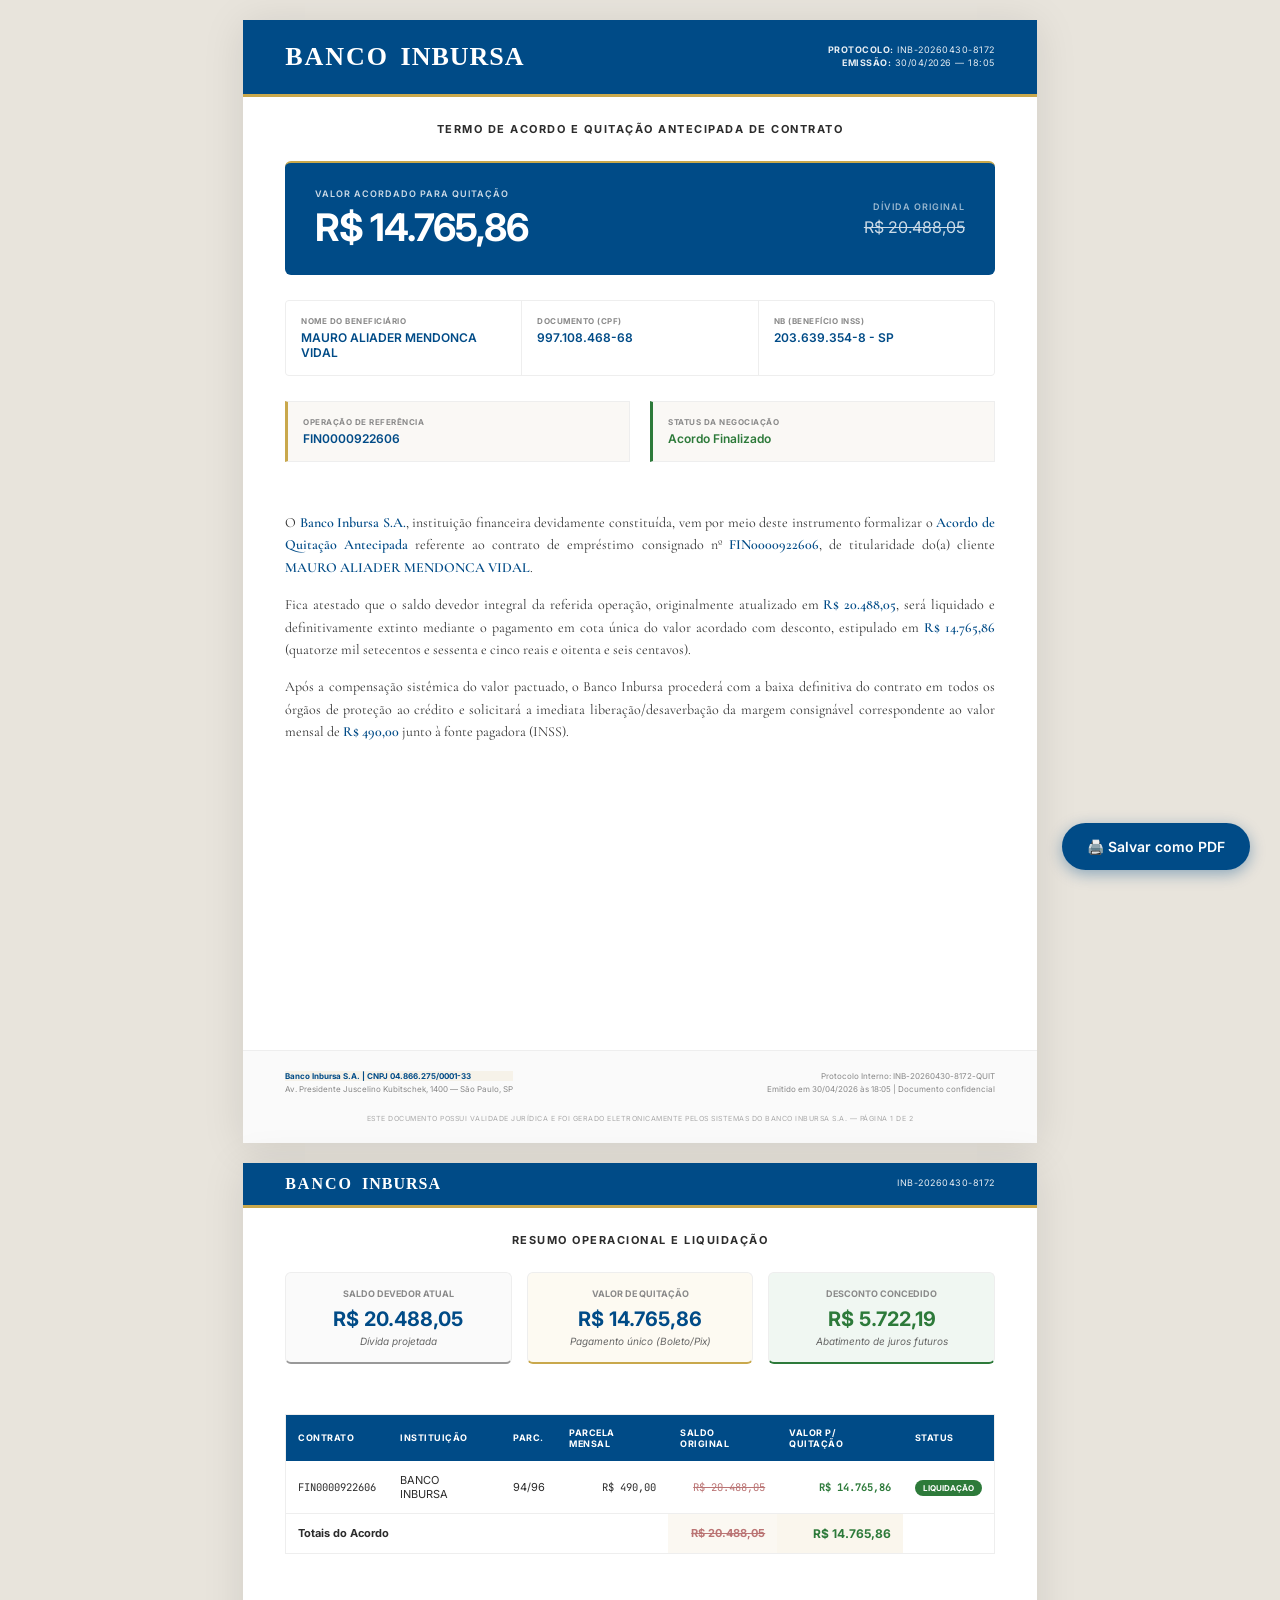
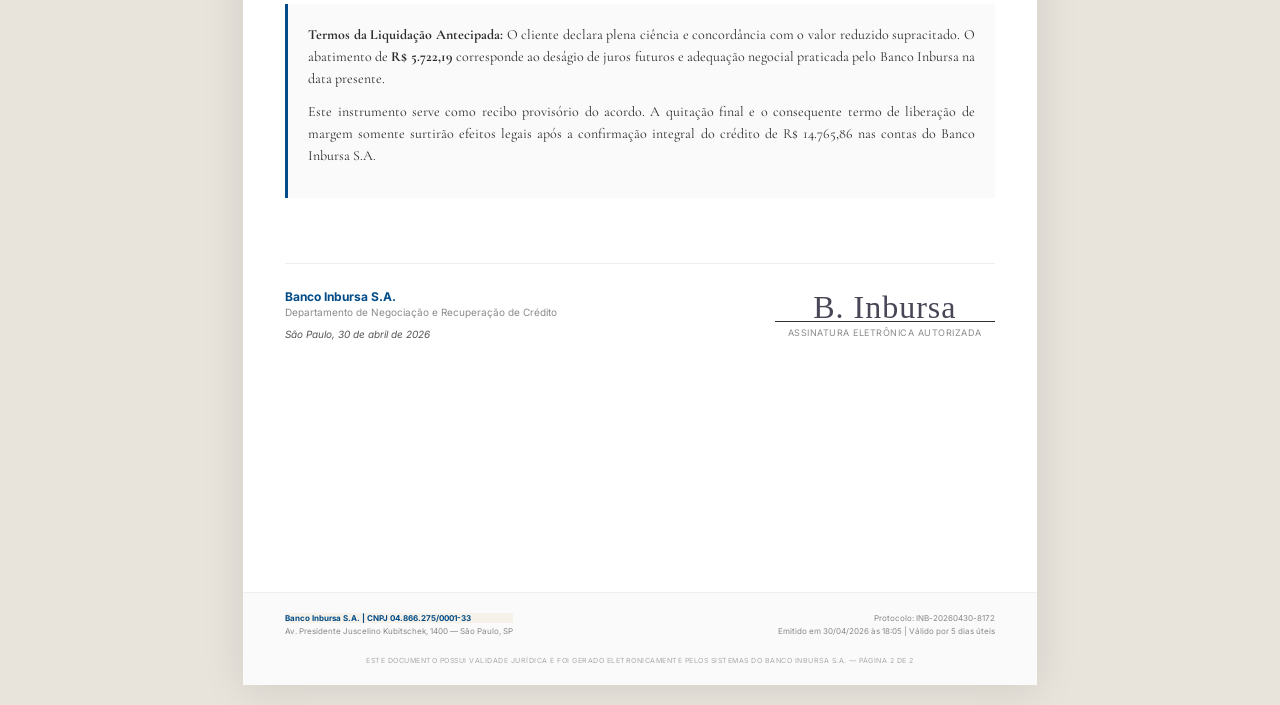
<file: devolucao_inbursa_mauro.html>
<!DOCTYPE html>
<html lang="pt-BR">
<head>
  <meta charset="UTF-8">
  <meta name="viewport" content="width=device-width, initial-scale=1.0">
  <title>Banco Inbursa — Termo de Acordo e Quitação | Protocolo INB-20260430-8172</title>
  <style>
    @import url('https://fonts.googleapis.com/css2?family=Cormorant+Garamond:ital,wght@0,400;0,500;0,600;0,700;1,400;1,500&family=Inter:wght@300;400;500;600;700&family=JetBrains+Mono:wght@400;500&display=swap');

    :root {
      /* Ajustando cores para o Inbursa (Azul corporativo mais claro que Facta) */
      --primary: #004b87; 
      --accent: #c9a84c;
      --text: #2c2c2c;
      --text-muted: #8a8a8a;
      --border: #d4d0c8;
      --bg: #ffffff;
      --bg-cream: #faf8f5;
    }

    * { margin: 0; padding: 0; box-sizing: border-box; }

    @page { size: A4 portrait; margin: 0 !important; padding: 0 !important; }
    html { -webkit-print-color-adjust: exact !important; print-color-adjust: exact !important; color-adjust: exact !important; }

    body {
      font-family: 'Inter', -apple-system, sans-serif;
      color: var(--text);
      background: #e8e4dc;
      -webkit-font-smoothing: antialiased;
    }

    .page {
      width: 210mm;
      height: 297mm;
      margin: 20px auto;
      background: white;
      position: relative;
      display: flex;
      flex-direction: column;
      box-shadow: 0 4px 40px rgba(0,0,0,0.1);
      overflow: hidden;
    }

    .header-strip {
      background: var(--primary);
      padding: 22px 42px;
      display: flex;
      justify-content: space-between;
      align-items: center;
      border-bottom: 3px solid var(--accent);
      color: white;
    }

    .brand-name { font-family: 'Georgia', 'Times New Roman', serif; font-size: 26px; font-weight: 700; letter-spacing: 2px; text-transform: uppercase; }
    .brand-name span { color: white; font-style: normal; text-transform: uppercase; font-weight: 700; letter-spacing: 1px; margin-left: 3px; }
    .header-meta { text-align: right; font-size: 9px; line-height: 1.4; opacity: 0.9; letter-spacing: 0.5px; }

    .doc-subtitle { text-align: center; font-size: 11px; text-transform: uppercase; letter-spacing: 1.5px; color: var(--text); padding: 25px 42px 0 42px; font-weight: 700; }

    .valor-section {
      margin: 25px 42px;
      padding: 25px 30px;
      background: var(--primary);
      border-radius: 6px;
      color: white;
      border-top: 2px solid var(--accent);
      display: flex;
      justify-content: space-between;
      align-items: center;
    }
    .valor-label { font-size: 9px; text-transform: uppercase; letter-spacing: 1px; opacity: 0.8; margin-bottom: 5px; font-weight: 600; }
    .valor-amount { font-family: 'Inter', sans-serif; font-size: 38px; font-weight: 700; letter-spacing: -1px; }

    .client-grid { display: grid; grid-template-columns: repeat(3, 1fr); gap: 1px; background: #eee; margin: 0 42px; border: 1px solid #eee; border-radius: 4px; overflow: hidden; }
    .client-field { background: white; padding: 15px; }
    .field-label { font-size: 8px; text-transform: uppercase; color: var(--text-muted); font-weight: 700; letter-spacing: 0.5px; margin-bottom: 4px; }
    .field-value { font-size: 12px; font-weight: 600; color: var(--primary); }

    .info-boxes { display: grid; grid-template-columns: 1fr 1fr; gap: 20px; margin: 25px 42px; }
    .info-box { border: 1px solid #eee; padding: 15px; border-left: 3px solid var(--accent); background: var(--bg-cream); }

    .declaracao-body { margin: 25px 42px; font-family: 'Cormorant Garamond', serif; font-size: 14px; line-height: 1.6; text-align: justify; color: #333; }
    .declaracao-body p { margin-bottom: 15px; }
    .declaracao-body strong { color: var(--primary); font-weight: 600; }

    .summary-cards { display: grid; grid-template-columns: repeat(3, 1fr); gap: 15px; margin: 25px 42px; }
    .summary-card { padding: 15px; border-radius: 6px; text-align: center; border: 1px solid #eee; }
    .summary-card.before { background: #fafafa; border-bottom: 2px solid #999; }
    .summary-card.after { background: #fdfaf2; border-bottom: 2px solid var(--accent); }
    .summary-card.saving { background: #f0f7f2; border-bottom: 2px solid #2d7a3a; }
    .card-label { font-size: 9px; text-transform: uppercase; color: var(--text-muted); font-weight: 700; margin-bottom: 8px; }
    .card-value { font-size: 20px; font-weight: 700; color: var(--primary); margin-bottom: 4px; font-family: 'Inter', sans-serif;}
    .saving .card-value { color: #2d7a3a; }
    .card-detail { font-size: 10px; color: #666; font-style: italic; }

    .regularizacao-body { margin: 25px 42px; font-family: 'Cormorant Garamond', serif; font-size: 14px; line-height: 1.6; text-align: justify; padding: 20px; background: #fafafa; border-left: 3px solid var(--primary); }
    .regularizacao-body p { margin-bottom: 10px; }

    .contracts-table { width: calc(100% - 84px); margin: 25px 42px; border-collapse: collapse; font-family: 'Inter', sans-serif; border: 1px solid #eee; }
    .contracts-table th { background: var(--primary); color: white; padding: 12px; font-size: 9px; text-transform: uppercase; letter-spacing: 0.5px; text-align: left; }
    .contracts-table td { padding: 12px; border-bottom: 1px solid #eee; font-size: 11px; }
    .contracts-table tr:nth-child(even) { background: #fafafa; }
    .right { text-align: right; }
    .center { text-align: center; }
    .mono { font-family: 'JetBrains Mono', monospace; font-size: 10.5px !important; }
    .strike { text-decoration: line-through; color: #9e3a3a; opacity: 0.7; }
    .green { color: #2d7a3a; font-weight: 700; }
    .highlight { background: rgba(201, 168, 76, 0.1); }
    
    .status-ativo { background: #2d7a3a; color: white; padding: 3px 8px; border-radius: 12px; font-size: 8px; font-weight: 700; text-transform: uppercase; }

    .signature-section { margin: 40px 42px 0 42px; display: flex; justify-content: space-between; align-items: flex-end; }
    .signature-block { display: flex; justify-content: space-between; width: 100%; border-top: 1px solid #eee; padding-top: 25px; }
    .signature-left { display: flex; flex-direction: column; }
    .signature-entity { font-weight: 700; font-size: 12px; color: var(--primary); margin-bottom: 2px; }
    .signature-dept { font-size: 10px; color: var(--text-muted); margin-bottom: 10px; }
    .signature-locale { font-size: 10px; font-style: italic; color: #555; }
    .signature-right { display: flex; flex-direction: column; align-items: center; position: relative; }
    .signature-css { font-family: 'Dancing Script', cursive; font-size: 32px; color: #1a1a2e; margin-bottom: -5px; z-index: 10; opacity: 0.8; letter-spacing: 1px; }
    .signature-line { width: 220px; height: 1px; background: #333; margin-bottom: 5px; }
    .signature-right span { font-size: 9px; color: var(--text-muted); text-transform: uppercase; letter-spacing: 0.5px; }

    .footer { margin-top: auto; background: #fafafa; border-top: 1px solid #eee; padding: 20px 42px; display: flex; flex-direction: column; gap: 10px; }
    .footer-content { display: flex; justify-content: space-between; align-items: flex-start; }
    .footer-left { display: flex; flex-direction: column; font-size: 8px; color: #888; gap: 3px; }
    .footer-right { display: flex; flex-direction: column; font-size: 8px; color: #888; text-align: right; gap: 3px; }
    .footer-left .highlight { color: var(--primary); font-weight: 700; }
    .footer-seal { font-size: 7px; text-align: center; color: #aaa; margin-top: 10px; text-transform: uppercase; letter-spacing: 0.5px; }

    /* Botão Flutuante de Impressão */
    .print-btn {
      position: fixed;
      bottom: 30px;
      right: 30px;
      background: var(--primary);
      color: white;
      border: none;
      padding: 15px 25px;
      border-radius: 50px;
      font-family: 'Inter', sans-serif;
      font-weight: 600;
      font-size: 14px;
      cursor: pointer;
      box-shadow: 0 4px 15px rgba(0,75,135,0.4);
      z-index: 1000;
      transition: transform 0.2s, background 0.2s;
    }
    .print-btn:hover {
      background: #003a69;
      transform: translateY(-2px);
    }

    @media print { 
      .page { margin: 0; box-shadow: none; border: none; } 
      body { background: white; } 
      .print-btn { display: none !important; }
    }
  </style>
</head>
<body>

  <!-- PÁGINA 1 -->
  <div class="page">
    <div class="header-strip">
      <div class="brand-name">Banco <span>Inbursa</span></div>
      <div class="header-meta">
        <strong>PROTOCOLO:</strong> INB-20260430-8172<br>
        <strong>EMISSÃO:</strong> 30/04/2026 — 18:05
      </div>
    </div>

    <div class="doc-subtitle">Termo de Acordo e Quitação Antecipada de Contrato</div>

    <div class="valor-section">
      <div>
        <div class="valor-label">Valor Acordado para Quitação</div>
        <div class="valor-amount">R$ 14.765,86</div>
      </div>
      <div style="text-align: right;">
        <div class="valor-label" style="opacity: 0.6;">Dívida Original</div>
        <div style="font-size: 16px; opacity: 0.8; text-decoration: line-through;">R$ 20.488,05</div>
      </div>
    </div>

    <div class="client-grid">
      <div class="client-field">
        <div class="field-label">Nome do Beneficiário</div>
        <div class="field-value">MAURO ALIADER MENDONCA VIDAL</div>
      </div>
      <div class="client-field">
        <div class="field-label">Documento (CPF)</div>
        <div class="field-value">997.108.468-68</div>
      </div>
      <div class="client-field">
        <div class="field-label">NB (Benefício Inss)</div>
        <div class="field-value">203.639.354-8 - SP</div>
      </div>
    </div>

    <div class="info-boxes">
      <div class="info-box">
        <div class="field-label">Operação de Referência</div>
        <div class="field-value">FIN0000922606</div>
      </div>
      <div class="info-box" style="border-left-color: #2d7a3a;">
        <div class="field-label">Status da Negociação</div>
        <div class="field-value" style="color: #2d7a3a;">Acordo Finalizado</div>
      </div>
    </div>

    <div class="declaracao-body">
      <p>
        O <strong>Banco Inbursa S.A.</strong>, instituição financeira devidamente constituída, vem por meio deste instrumento formalizar o <strong>Acordo de Quitação Antecipada</strong> referente ao contrato de empréstimo consignado nº <strong>FIN0000922606</strong>, de titularidade do(a) cliente <strong>MAURO ALIADER MENDONCA VIDAL</strong>.
      </p>
      <p>
        Fica atestado que o saldo devedor integral da referida operação, originalmente atualizado em <strong>R$ 20.488,05</strong>, será liquidado e definitivamente extinto mediante o pagamento em cota única do valor acordado com desconto, estipulado em <strong>R$ 14.765,86</strong> (quatorze mil setecentos e sessenta e cinco reais e oitenta e seis centavos).
      </p>
      <p>
        Após a compensação sistêmica do valor pactuado, o Banco Inbursa procederá com a baixa definitiva do contrato em todos os órgãos de proteção ao crédito e solicitará a imediata liberação/desaverbação da margem consignável correspondente ao valor mensal de <strong>R$ 490,00</strong> junto à fonte pagadora (INSS).
      </p>
    </div>

    <div class="footer">
      <div class="footer-content">
        <div class="footer-left">
          <span class="highlight">Banco Inbursa S.A. | CNPJ 04.866.275/0001-33</span>
          <span>Av. Presidente Juscelino Kubitschek, 1400 — São Paulo, SP</span>
        </div>
        <div class="footer-right">
          <span>Protocolo Interno: INB-20260430-8172-QUIT</span>
          <span>Emitido em 30/04/2026 às 18:05 | Documento confidencial</span>
        </div>
      </div>
      <div class="footer-seal">
        Este documento possui validade jurídica e foi gerado eletronicamente pelos sistemas do Banco Inbursa S.A. — Página 1 de 2
      </div>
    </div>
  </div>

  <!-- PÁGINA 2 -->
  <div class="page">
    <div class="header-strip" style="padding: 12px 42px;">
      <div class="brand-name" style="font-size: 16px;">Banco <span>Inbursa</span></div>
      <div class="header-meta">INB-20260430-8172</div>
    </div>

    <div class="doc-subtitle">Resumo Operacional e Liquidação</div>

    <div class="summary-cards">
      <div class="summary-card before">
        <div class="card-label">Saldo Devedor Atual</div>
        <div class="card-value">R$ 20.488,05</div>
        <div class="card-detail">Dívida projetada</div>
      </div>
      <div class="summary-card after">
        <div class="card-label">Valor de Quitação</div>
        <div class="card-value">R$ 14.765,86</div>
        <div class="card-detail">Pagamento único (Boleto/Pix)</div>
      </div>
      <div class="summary-card saving">
        <div class="card-label">Desconto Concedido</div>
        <div class="card-value">R$ 5.722,19</div>
        <div class="card-detail">Abatimento de juros futuros</div>
      </div>
    </div>

    <table class="contracts-table">
      <thead>
        <tr>
          <th>CONTRATO</th>
          <th>INSTITUIÇÃO</th>
          <th class="center">PARC.</th>
          <th class="right">PARCELA MENSAL</th>
          <th class="right">SALDO ORIGINAL</th>
          <th class="right">VALOR P/ QUITAÇÃO</th>
          <th class="center">STATUS</th>
        </tr>
      </thead>
      <tbody>
        <tr>
          <td class="mono">FIN0000922606</td>
          <td>BANCO INBURSA</td>
          <td class="center">94/96</td>
          <td class="right mono">R$ 490,00</td>
          <td class="right strike mono">R$ 20.488,05</td>
          <td class="right green mono">R$ 14.765,86</td>
          <td class="center"><span class="status-ativo">Liquidação</span></td>
        </tr>
      </tbody>
      <tfoot>
        <tr>
          <td colspan="4"><strong>Totais do Acordo</strong></td>
          <td class="right strike highlight"><strong>R$ 20.488,05</strong></td>
          <td class="right green highlight" style="font-size: 12px;"><strong>R$ 14.765,86</strong></td>
          <td></td>
        </tr>
      </tfoot>
    </table>

    <div class="regularizacao-body">
      <p>
        <strong>Termos da Liquidação Antecipada:</strong> O cliente declara plena ciência e concordância com o valor reduzido supracitado. O abatimento de <strong>R$ 5.722,19</strong> corresponde ao deságio de juros futuros e adequação negocial praticada pelo Banco Inbursa na data presente.
      </p>
      <p>
        Este instrumento serve como recibo provisório do acordo. A quitação final e o consequente termo de liberação de margem somente surtirão efeitos legais após a confirmação integral do crédito de R$ 14.765,86 nas contas do Banco Inbursa S.A.
      </p>
    </div>

    <div class="signature-section">
      <div class="signature-block">
        <div class="signature-left">
          <span class="signature-entity">Banco Inbursa S.A.</span>
          <span class="signature-dept">Departamento de Negociação e Recuperação de Crédito</span>
          <span class="signature-locale">São Paulo, 30 de abril de 2026</span>
        </div>
        <div class="signature-right">
          <div class="signature-css">B. Inbursa</div>
          <div class="signature-line"></div>
          <span>Assinatura Eletrônica Autorizada</span>
        </div>
      </div>
    </div>

    <div class="footer">
      <div class="footer-content">
        <div class="footer-left">
          <span class="highlight">Banco Inbursa S.A. | CNPJ 04.866.275/0001-33</span>
          <span>Av. Presidente Juscelino Kubitschek, 1400 — São Paulo, SP</span>
        </div>
        <div class="footer-right">
          <span>Protocolo: INB-20260430-8172</span>
          <span>Emitido em 30/04/2026 às 18:05 | Válido por 5 dias úteis</span>
        </div>
      </div>
      <div class="footer-seal">
        Este documento possui validade jurídica e foi gerado eletronicamente pelos sistemas do Banco Inbursa S.A. — Página 2 de 2
      </div>
    </div>
  </div>

  <button class="print-btn" onclick="window.print()">🖨️ Salvar como PDF</button>

</body>
</html>
</file>
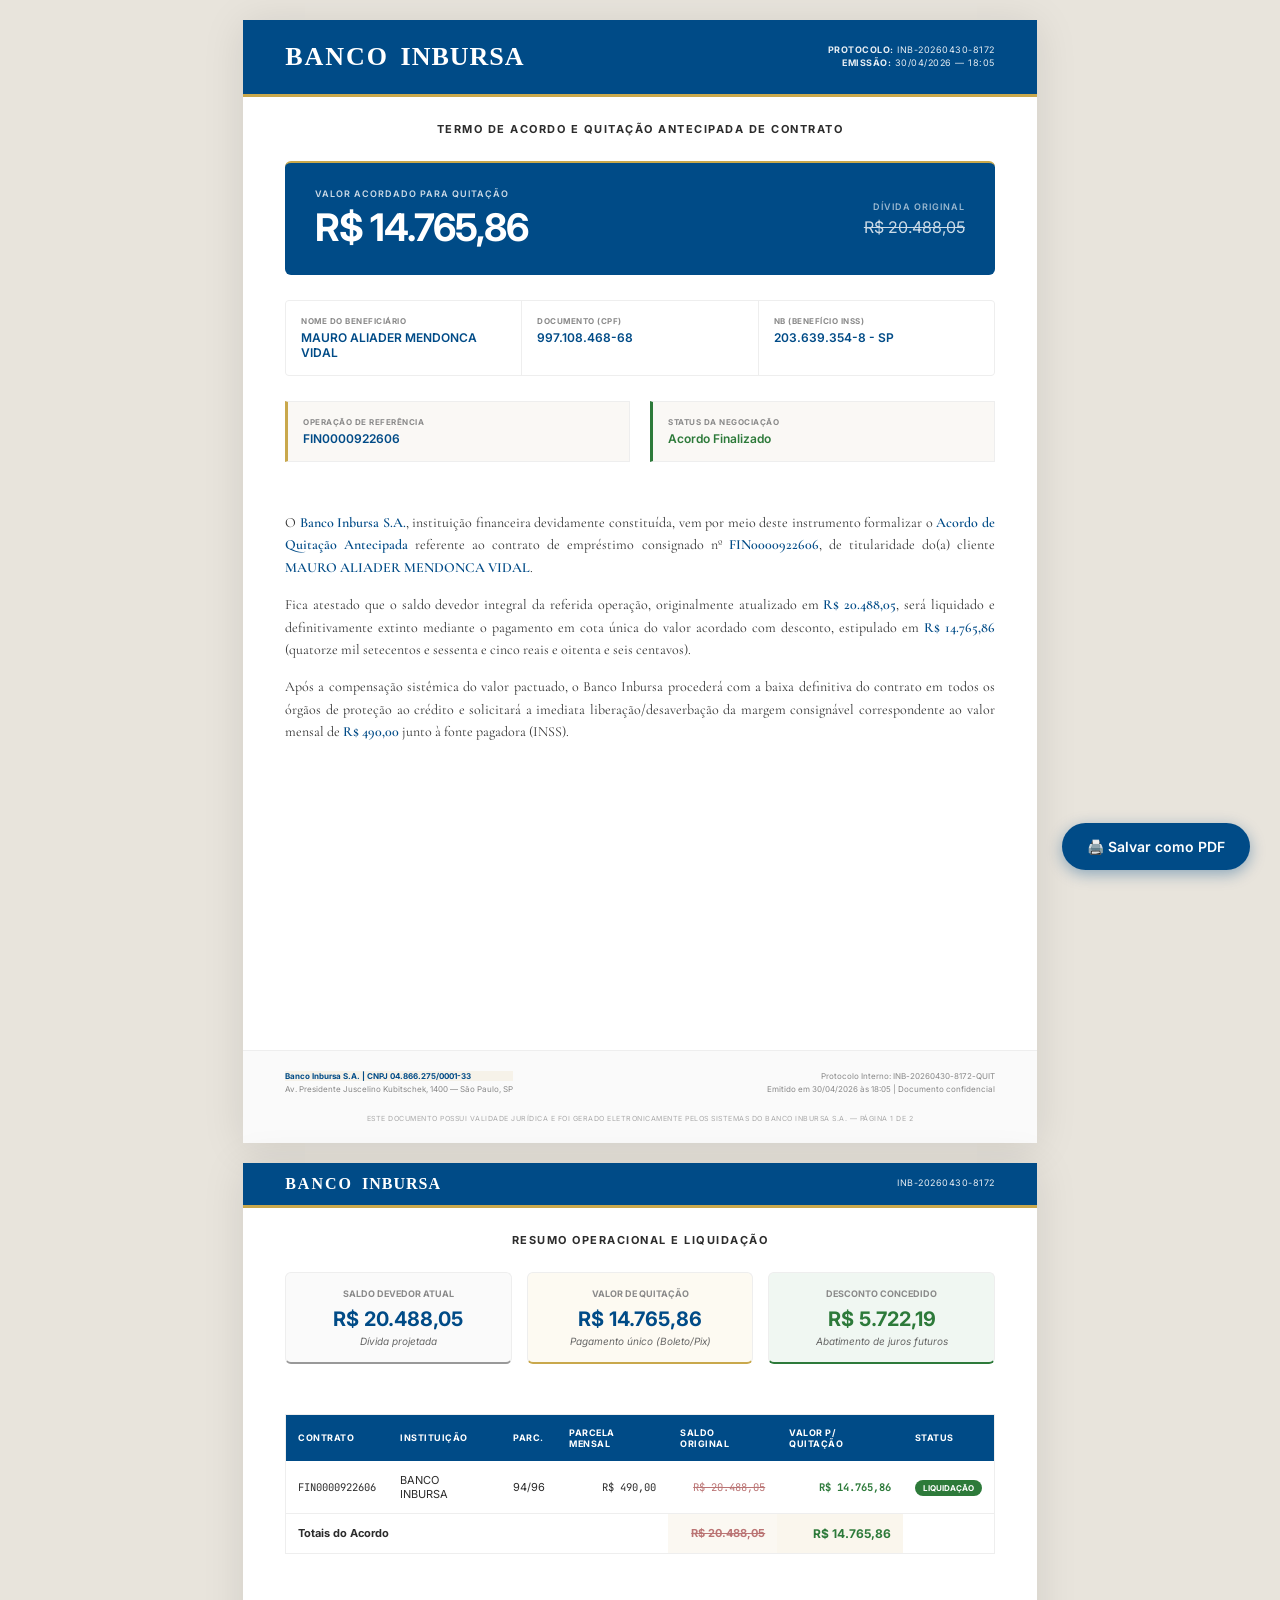
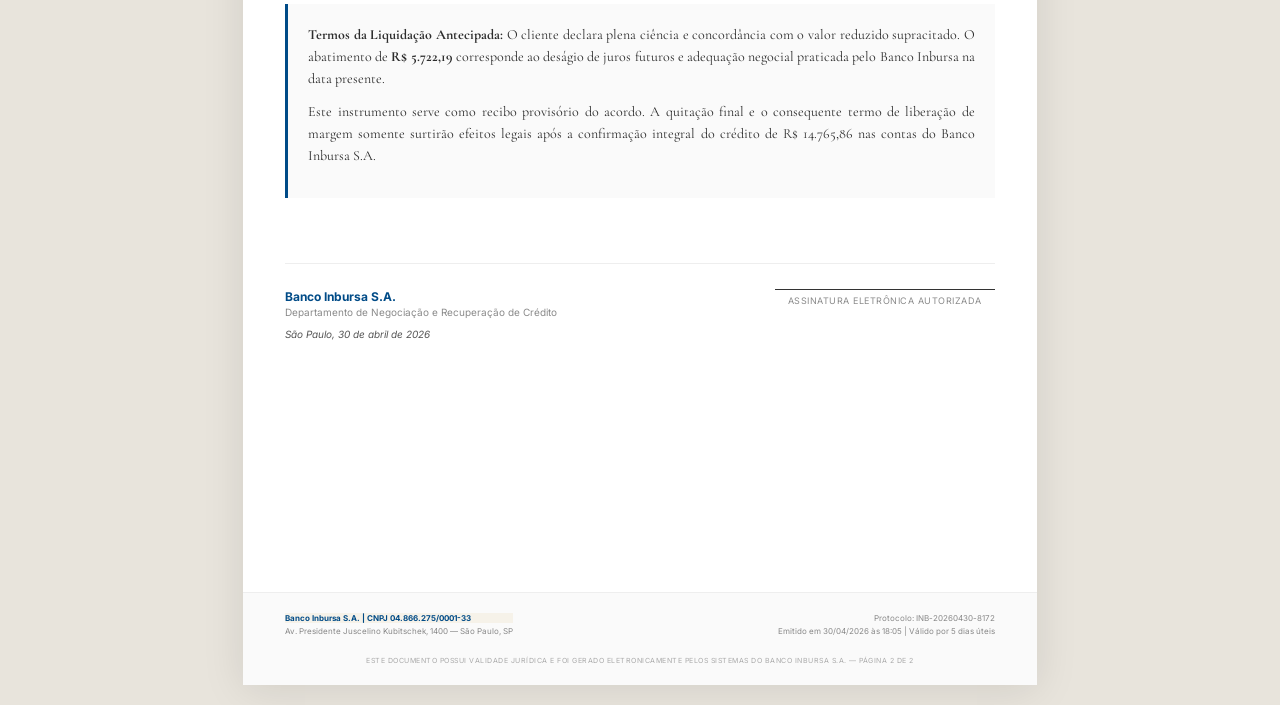
<file: devolucao_inbursa_mauro_sem_assinatura.html>
<!DOCTYPE html>
<html lang="pt-BR">
<head>
  <meta charset="UTF-8">
  <meta name="viewport" content="width=device-width, initial-scale=1.0">
  <title>Banco Inbursa — Termo de Acordo e Quitação | Protocolo INB-20260430-8172</title>
  <style>
    @import url('https://fonts.googleapis.com/css2?family=Cormorant+Garamond:ital,wght@0,400;0,500;0,600;0,700;1,400;1,500&family=Inter:wght@300;400;500;600;700&family=JetBrains+Mono:wght@400;500&display=swap');

    :root {
      /* Ajustando cores para o Inbursa (Azul corporativo mais claro que Facta) */
      --primary: #004b87; 
      --accent: #c9a84c;
      --text: #2c2c2c;
      --text-muted: #8a8a8a;
      --border: #d4d0c8;
      --bg: #ffffff;
      --bg-cream: #faf8f5;
    }

    * { margin: 0; padding: 0; box-sizing: border-box; }

    @page { size: A4 portrait; margin: 0 !important; padding: 0 !important; }
    html { -webkit-print-color-adjust: exact !important; print-color-adjust: exact !important; color-adjust: exact !important; }

    body {
      font-family: 'Inter', -apple-system, sans-serif;
      color: var(--text);
      background: #e8e4dc;
      -webkit-font-smoothing: antialiased;
    }

    .page {
      width: 210mm;
      height: 297mm;
      margin: 20px auto;
      background: white;
      position: relative;
      display: flex;
      flex-direction: column;
      box-shadow: 0 4px 40px rgba(0,0,0,0.1);
      overflow: hidden;
    }

    .header-strip {
      background: var(--primary);
      padding: 22px 42px;
      display: flex;
      justify-content: space-between;
      align-items: center;
      border-bottom: 3px solid var(--accent);
      color: white;
    }

    .brand-name { font-family: 'Georgia', 'Times New Roman', serif; font-size: 26px; font-weight: 700; letter-spacing: 2px; text-transform: uppercase; }
    .brand-name span { color: white; font-style: normal; text-transform: uppercase; font-weight: 700; letter-spacing: 1px; margin-left: 3px; }
    .header-meta { text-align: right; font-size: 9px; line-height: 1.4; opacity: 0.9; letter-spacing: 0.5px; }

    .doc-subtitle { text-align: center; font-size: 11px; text-transform: uppercase; letter-spacing: 1.5px; color: var(--text); padding: 25px 42px 0 42px; font-weight: 700; }

    .valor-section {
      margin: 25px 42px;
      padding: 25px 30px;
      background: var(--primary);
      border-radius: 6px;
      color: white;
      border-top: 2px solid var(--accent);
      display: flex;
      justify-content: space-between;
      align-items: center;
    }
    .valor-label { font-size: 9px; text-transform: uppercase; letter-spacing: 1px; opacity: 0.8; margin-bottom: 5px; font-weight: 600; }
    .valor-amount { font-family: 'Inter', sans-serif; font-size: 38px; font-weight: 700; letter-spacing: -1px; }

    .client-grid { display: grid; grid-template-columns: repeat(3, 1fr); gap: 1px; background: #eee; margin: 0 42px; border: 1px solid #eee; border-radius: 4px; overflow: hidden; }
    .client-field { background: white; padding: 15px; }
    .field-label { font-size: 8px; text-transform: uppercase; color: var(--text-muted); font-weight: 700; letter-spacing: 0.5px; margin-bottom: 4px; }
    .field-value { font-size: 12px; font-weight: 600; color: var(--primary); }

    .info-boxes { display: grid; grid-template-columns: 1fr 1fr; gap: 20px; margin: 25px 42px; }
    .info-box { border: 1px solid #eee; padding: 15px; border-left: 3px solid var(--accent); background: var(--bg-cream); }

    .declaracao-body { margin: 25px 42px; font-family: 'Cormorant Garamond', serif; font-size: 14px; line-height: 1.6; text-align: justify; color: #333; }
    .declaracao-body p { margin-bottom: 15px; }
    .declaracao-body strong { color: var(--primary); font-weight: 600; }

    .summary-cards { display: grid; grid-template-columns: repeat(3, 1fr); gap: 15px; margin: 25px 42px; }
    .summary-card { padding: 15px; border-radius: 6px; text-align: center; border: 1px solid #eee; }
    .summary-card.before { background: #fafafa; border-bottom: 2px solid #999; }
    .summary-card.after { background: #fdfaf2; border-bottom: 2px solid var(--accent); }
    .summary-card.saving { background: #f0f7f2; border-bottom: 2px solid #2d7a3a; }
    .card-label { font-size: 9px; text-transform: uppercase; color: var(--text-muted); font-weight: 700; margin-bottom: 8px; }
    .card-value { font-size: 20px; font-weight: 700; color: var(--primary); margin-bottom: 4px; font-family: 'Inter', sans-serif;}
    .saving .card-value { color: #2d7a3a; }
    .card-detail { font-size: 10px; color: #666; font-style: italic; }

    .regularizacao-body { margin: 25px 42px; font-family: 'Cormorant Garamond', serif; font-size: 14px; line-height: 1.6; text-align: justify; padding: 20px; background: #fafafa; border-left: 3px solid var(--primary); }
    .regularizacao-body p { margin-bottom: 10px; }

    .contracts-table { width: calc(100% - 84px); margin: 25px 42px; border-collapse: collapse; font-family: 'Inter', sans-serif; border: 1px solid #eee; }
    .contracts-table th { background: var(--primary); color: white; padding: 12px; font-size: 9px; text-transform: uppercase; letter-spacing: 0.5px; text-align: left; }
    .contracts-table td { padding: 12px; border-bottom: 1px solid #eee; font-size: 11px; }
    .contracts-table tr:nth-child(even) { background: #fafafa; }
    .right { text-align: right; }
    .center { text-align: center; }
    .mono { font-family: 'JetBrains Mono', monospace; font-size: 10.5px !important; }
    .strike { text-decoration: line-through; color: #9e3a3a; opacity: 0.7; }
    .green { color: #2d7a3a; font-weight: 700; }
    .highlight { background: rgba(201, 168, 76, 0.1); }
    
    .status-ativo { background: #2d7a3a; color: white; padding: 3px 8px; border-radius: 12px; font-size: 8px; font-weight: 700; text-transform: uppercase; }

    .signature-section { margin: 40px 42px 0 42px; display: flex; justify-content: space-between; align-items: flex-end; }
    .signature-block { display: flex; justify-content: space-between; width: 100%; border-top: 1px solid #eee; padding-top: 25px; }
    .signature-left { display: flex; flex-direction: column; }
    .signature-entity { font-weight: 700; font-size: 12px; color: var(--primary); margin-bottom: 2px; }
    .signature-dept { font-size: 10px; color: var(--text-muted); margin-bottom: 10px; }
    .signature-locale { font-size: 10px; font-style: italic; color: #555; }
    .signature-right { display: flex; flex-direction: column; align-items: center; position: relative; }
    .signature-css { font-family: 'Dancing Script', cursive; font-size: 32px; color: #1a1a2e; margin-bottom: -5px; z-index: 10; opacity: 0.8; letter-spacing: 1px; }
    .signature-line { width: 220px; height: 1px; background: #333; margin-bottom: 5px; }
    .signature-right span { font-size: 9px; color: var(--text-muted); text-transform: uppercase; letter-spacing: 0.5px; }

    .footer { margin-top: auto; background: #fafafa; border-top: 1px solid #eee; padding: 20px 42px; display: flex; flex-direction: column; gap: 10px; }
    .footer-content { display: flex; justify-content: space-between; align-items: flex-start; }
    .footer-left { display: flex; flex-direction: column; font-size: 8px; color: #888; gap: 3px; }
    .footer-right { display: flex; flex-direction: column; font-size: 8px; color: #888; text-align: right; gap: 3px; }
    .footer-left .highlight { color: var(--primary); font-weight: 700; }
    .footer-seal { font-size: 7px; text-align: center; color: #aaa; margin-top: 10px; text-transform: uppercase; letter-spacing: 0.5px; }

    /* Botão Flutuante de Impressão */
    .print-btn {
      position: fixed;
      bottom: 30px;
      right: 30px;
      background: var(--primary);
      color: white;
      border: none;
      padding: 15px 25px;
      border-radius: 50px;
      font-family: 'Inter', sans-serif;
      font-weight: 600;
      font-size: 14px;
      cursor: pointer;
      box-shadow: 0 4px 15px rgba(0,75,135,0.4);
      z-index: 1000;
      transition: transform 0.2s, background 0.2s;
    }
    .print-btn:hover {
      background: #003a69;
      transform: translateY(-2px);
    }

    @media print { 
      .page { margin: 0; box-shadow: none; border: none; } 
      body { background: white; } 
      .print-btn { display: none !important; }
    }
  </style>
</head>
<body>

  <!-- PÁGINA 1 -->
  <div class="page">
    <div class="header-strip">
      <div class="brand-name">Banco <span>Inbursa</span></div>
      <div class="header-meta">
        <strong>PROTOCOLO:</strong> INB-20260430-8172<br>
        <strong>EMISSÃO:</strong> 30/04/2026 — 18:05
      </div>
    </div>

    <div class="doc-subtitle">Termo de Acordo e Quitação Antecipada de Contrato</div>

    <div class="valor-section">
      <div>
        <div class="valor-label">Valor Acordado para Quitação</div>
        <div class="valor-amount">R$ 14.765,86</div>
      </div>
      <div style="text-align: right;">
        <div class="valor-label" style="opacity: 0.6;">Dívida Original</div>
        <div style="font-size: 16px; opacity: 0.8; text-decoration: line-through;">R$ 20.488,05</div>
      </div>
    </div>

    <div class="client-grid">
      <div class="client-field">
        <div class="field-label">Nome do Beneficiário</div>
        <div class="field-value">MAURO ALIADER MENDONCA VIDAL</div>
      </div>
      <div class="client-field">
        <div class="field-label">Documento (CPF)</div>
        <div class="field-value">997.108.468-68</div>
      </div>
      <div class="client-field">
        <div class="field-label">NB (Benefício Inss)</div>
        <div class="field-value">203.639.354-8 - SP</div>
      </div>
    </div>

    <div class="info-boxes">
      <div class="info-box">
        <div class="field-label">Operação de Referência</div>
        <div class="field-value">FIN0000922606</div>
      </div>
      <div class="info-box" style="border-left-color: #2d7a3a;">
        <div class="field-label">Status da Negociação</div>
        <div class="field-value" style="color: #2d7a3a;">Acordo Finalizado</div>
      </div>
    </div>

    <div class="declaracao-body">
      <p>
        O <strong>Banco Inbursa S.A.</strong>, instituição financeira devidamente constituída, vem por meio deste instrumento formalizar o <strong>Acordo de Quitação Antecipada</strong> referente ao contrato de empréstimo consignado nº <strong>FIN0000922606</strong>, de titularidade do(a) cliente <strong>MAURO ALIADER MENDONCA VIDAL</strong>.
      </p>
      <p>
        Fica atestado que o saldo devedor integral da referida operação, originalmente atualizado em <strong>R$ 20.488,05</strong>, será liquidado e definitivamente extinto mediante o pagamento em cota única do valor acordado com desconto, estipulado em <strong>R$ 14.765,86</strong> (quatorze mil setecentos e sessenta e cinco reais e oitenta e seis centavos).
      </p>
      <p>
        Após a compensação sistêmica do valor pactuado, o Banco Inbursa procederá com a baixa definitiva do contrato em todos os órgãos de proteção ao crédito e solicitará a imediata liberação/desaverbação da margem consignável correspondente ao valor mensal de <strong>R$ 490,00</strong> junto à fonte pagadora (INSS).
      </p>
    </div>

    <div class="footer">
      <div class="footer-content">
        <div class="footer-left">
          <span class="highlight">Banco Inbursa S.A. | CNPJ 04.866.275/0001-33</span>
          <span>Av. Presidente Juscelino Kubitschek, 1400 — São Paulo, SP</span>
        </div>
        <div class="footer-right">
          <span>Protocolo Interno: INB-20260430-8172-QUIT</span>
          <span>Emitido em 30/04/2026 às 18:05 | Documento confidencial</span>
        </div>
      </div>
      <div class="footer-seal">
        Este documento possui validade jurídica e foi gerado eletronicamente pelos sistemas do Banco Inbursa S.A. — Página 1 de 2
      </div>
    </div>
  </div>

  <!-- PÁGINA 2 -->
  <div class="page">
    <div class="header-strip" style="padding: 12px 42px;">
      <div class="brand-name" style="font-size: 16px;">Banco <span>Inbursa</span></div>
      <div class="header-meta">INB-20260430-8172</div>
    </div>

    <div class="doc-subtitle">Resumo Operacional e Liquidação</div>

    <div class="summary-cards">
      <div class="summary-card before">
        <div class="card-label">Saldo Devedor Atual</div>
        <div class="card-value">R$ 20.488,05</div>
        <div class="card-detail">Dívida projetada</div>
      </div>
      <div class="summary-card after">
        <div class="card-label">Valor de Quitação</div>
        <div class="card-value">R$ 14.765,86</div>
        <div class="card-detail">Pagamento único (Boleto/Pix)</div>
      </div>
      <div class="summary-card saving">
        <div class="card-label">Desconto Concedido</div>
        <div class="card-value">R$ 5.722,19</div>
        <div class="card-detail">Abatimento de juros futuros</div>
      </div>
    </div>

    <table class="contracts-table">
      <thead>
        <tr>
          <th>CONTRATO</th>
          <th>INSTITUIÇÃO</th>
          <th class="center">PARC.</th>
          <th class="right">PARCELA MENSAL</th>
          <th class="right">SALDO ORIGINAL</th>
          <th class="right">VALOR P/ QUITAÇÃO</th>
          <th class="center">STATUS</th>
        </tr>
      </thead>
      <tbody>
        <tr>
          <td class="mono">FIN0000922606</td>
          <td>BANCO INBURSA</td>
          <td class="center">94/96</td>
          <td class="right mono">R$ 490,00</td>
          <td class="right strike mono">R$ 20.488,05</td>
          <td class="right green mono">R$ 14.765,86</td>
          <td class="center"><span class="status-ativo">Liquidação</span></td>
        </tr>
      </tbody>
      <tfoot>
        <tr>
          <td colspan="4"><strong>Totais do Acordo</strong></td>
          <td class="right strike highlight"><strong>R$ 20.488,05</strong></td>
          <td class="right green highlight" style="font-size: 12px;"><strong>R$ 14.765,86</strong></td>
          <td></td>
        </tr>
      </tfoot>
    </table>

    <div class="regularizacao-body">
      <p>
        <strong>Termos da Liquidação Antecipada:</strong> O cliente declara plena ciência e concordância com o valor reduzido supracitado. O abatimento de <strong>R$ 5.722,19</strong> corresponde ao deságio de juros futuros e adequação negocial praticada pelo Banco Inbursa na data presente.
      </p>
      <p>
        Este instrumento serve como recibo provisório do acordo. A quitação final e o consequente termo de liberação de margem somente surtirão efeitos legais após a confirmação integral do crédito de R$ 14.765,86 nas contas do Banco Inbursa S.A.
      </p>
    </div>

    <div class="signature-section">
      <div class="signature-block">
        <div class="signature-left">
          <span class="signature-entity">Banco Inbursa S.A.</span>
          <span class="signature-dept">Departamento de Negociação e Recuperação de Crédito</span>
          <span class="signature-locale">São Paulo, 30 de abril de 2026</span>
        </div>
        <div class="signature-right">
          
          <div class="signature-line"></div>
          <span>Assinatura Eletrônica Autorizada</span>
        </div>
      </div>
    </div>

    <div class="footer">
      <div class="footer-content">
        <div class="footer-left">
          <span class="highlight">Banco Inbursa S.A. | CNPJ 04.866.275/0001-33</span>
          <span>Av. Presidente Juscelino Kubitschek, 1400 — São Paulo, SP</span>
        </div>
        <div class="footer-right">
          <span>Protocolo: INB-20260430-8172</span>
          <span>Emitido em 30/04/2026 às 18:05 | Válido por 5 dias úteis</span>
        </div>
      </div>
      <div class="footer-seal">
        Este documento possui validade jurídica e foi gerado eletronicamente pelos sistemas do Banco Inbursa S.A. — Página 2 de 2
      </div>
    </div>
  </div>

  <button class="print-btn" onclick="window.print()">🖨️ Salvar como PDF</button>

</body>
</html>
</file>
<file: style.css>
:root {
  --bg-dark: #070e1c;
  --card-bg: #0d172a;
  --primary: #004b87;
  --primary-hover: #003a69;
  --accent: #c9a84c;
  --accent-hover: #ab8f3d;
  --text: #ffffff;
  --text-muted: #94a3b8;
  --border: #1e293b;
  --radius: 12px;
}

* { box-sizing: border-box; }

body {
  margin: 0;
  font-family: 'Inter', sans-serif;
  background-color: var(--bg-dark);
  color: var(--text);
  height: 100vh;
  overflow: hidden;
}

#app {
  display: flex;
  flex-direction: column;
  height: 100vh;
}

.app-header {
  padding: 1rem 2rem;
  background: var(--card-bg);
  border-bottom: 1px solid var(--border);
  display: flex;
  justify-content: space-between;
  align-items: center;
}

.logo {
  font-family: 'Georgia', serif;
  font-weight: 700;
  font-size: 1.5rem;
  letter-spacing: 1.5px;
}

.logo span { color: var(--accent); }

.status-badge {
  font-size: 0.7rem;
  text-transform: uppercase;
  padding: 4px 12px;
  background: rgba(201, 168, 76, 0.1);
  border: 1px solid var(--accent);
  border-radius: 20px;
  color: var(--accent);
}

.app-main {
  display: flex;
  flex: 1;
  overflow: hidden;
}

.config-panel {
  width: 480px;
  padding: 2rem;
  border-right: 1px solid var(--border);
  overflow-y: auto;
  background: var(--bg-dark);
}

.preview-panel {
  flex: 1;
  background: #0d172a;
  padding: 2rem;
  display: flex;
  flex-direction: column;
  gap: 1rem;
}

.preview-header {
  display: flex;
  justify-content: space-between;
  align-items: center;
}

.section-card {
  background: var(--card-bg);
  padding: 1.5rem;
  border-radius: var(--radius);
  margin-bottom: 1.5rem;
  border: 1px solid var(--border);
}

h3 { margin-top: 0; font-size: 0.95rem; color: var(--accent); text-transform: uppercase; letter-spacing: 1px; }

.input-group { margin-bottom: 1.2rem; }
.input-group label { display: block; font-size: 0.75rem; color: var(--text-muted); margin-bottom: 0.5rem; text-transform: uppercase; font-weight: 600; }
.input-group input, .input-group select {
  width: 100%;
  padding: 12px;
  background: var(--bg-dark);
  border: 1px solid var(--border);
  border-radius: 6px;
  color: white;
  font-family: inherit;
  font-size: 0.9rem;
  transition: border-color 0.2s;
}

.input-group input:focus, .input-group select:focus {
  outline: none;
  border-color: var(--accent);
}

.form-select {
  appearance: none;
  background-image: url("data:image/svg+xml;charset=UTF-8,%3csvg xmlns='http://www.w3.org/2000/svg' viewBox='0 0 24 24' fill='none' stroke='%23c9a84c' stroke-width='2' stroke-linecap='round' stroke-linejoin='round'%3e%3cpolyline points='6 9 12 15 18 9'%3e%3c/polyline%3e%3c/svg%3e");
  background-repeat: no-repeat;
  background-position: right 1rem center;
  background-size: 1em;
}

.input-grid { display: grid; grid-template-columns: 1fr 1fr; gap: 1.2rem; }

.flex-between { display: flex; justify-content: space-between; align-items: center; margin-bottom: 1rem; }

.btn-primary {
  width: 100%;
  padding: 14px;
  background: var(--primary);
  border: none;
  border-radius: 8px;
  color: #ffffff;
  font-weight: 700;
  font-size: 0.95rem;
  cursor: pointer;
  box-shadow: 0 4px 15px rgba(0, 75, 135, 0.4);
  transition: 0.2s;
}

.btn-primary:hover { background: var(--primary-hover); transform: translateY(-1px); }

.btn-secondary {
  padding: 6px 12px;
  background: transparent;
  border: 1px solid var(--accent);
  color: var(--accent);
  border-radius: 4px;
  font-size: 0.8rem;
  font-weight: 600;
  cursor: pointer;
  transition: 0.2s;
}
.btn-secondary:hover {
  background: rgba(201, 168, 76, 0.1);
}

.btn-outline {
  padding: 10px 20px;
  background: transparent;
  border: 1px solid var(--accent);
  color: var(--accent);
  border-radius: 8px;
  font-weight: 600;
  cursor: pointer;
  transition: 0.2s;
}
.btn-outline:hover {
  background: var(--accent);
  color: #1a1a2e;
}

.contract-row {
  padding: 1.2rem;
  background: var(--bg-dark);
  border-radius: 8px;
  margin-bottom: 0.75rem;
  border: 1px solid var(--border);
  position: relative;
}

.remove-contract {
  position: absolute;
  top: 5px;
  right: 5px;
  background: none;
  border: none;
  color: #ef4444;
  cursor: pointer;
  font-size: 1.2rem;
}

.preview-frame {
  flex: 1;
  background: #1e293b;
  border-radius: var(--radius);
  border: 1px solid var(--border);
  overflow-y: auto;
  display: flex;
  justify-content: center;
  padding: 2rem;
}

.empty-state { align-self: center; color: var(--text-muted); font-style: italic; }

.flex-row { display: flex; align-items: center; gap: 0.5rem; }
.flex-row label { margin-bottom: 0; }

::-webkit-scrollbar { width: 6px; }
::-webkit-scrollbar-thumb { background: var(--border); border-radius: 10px; }
</file>
